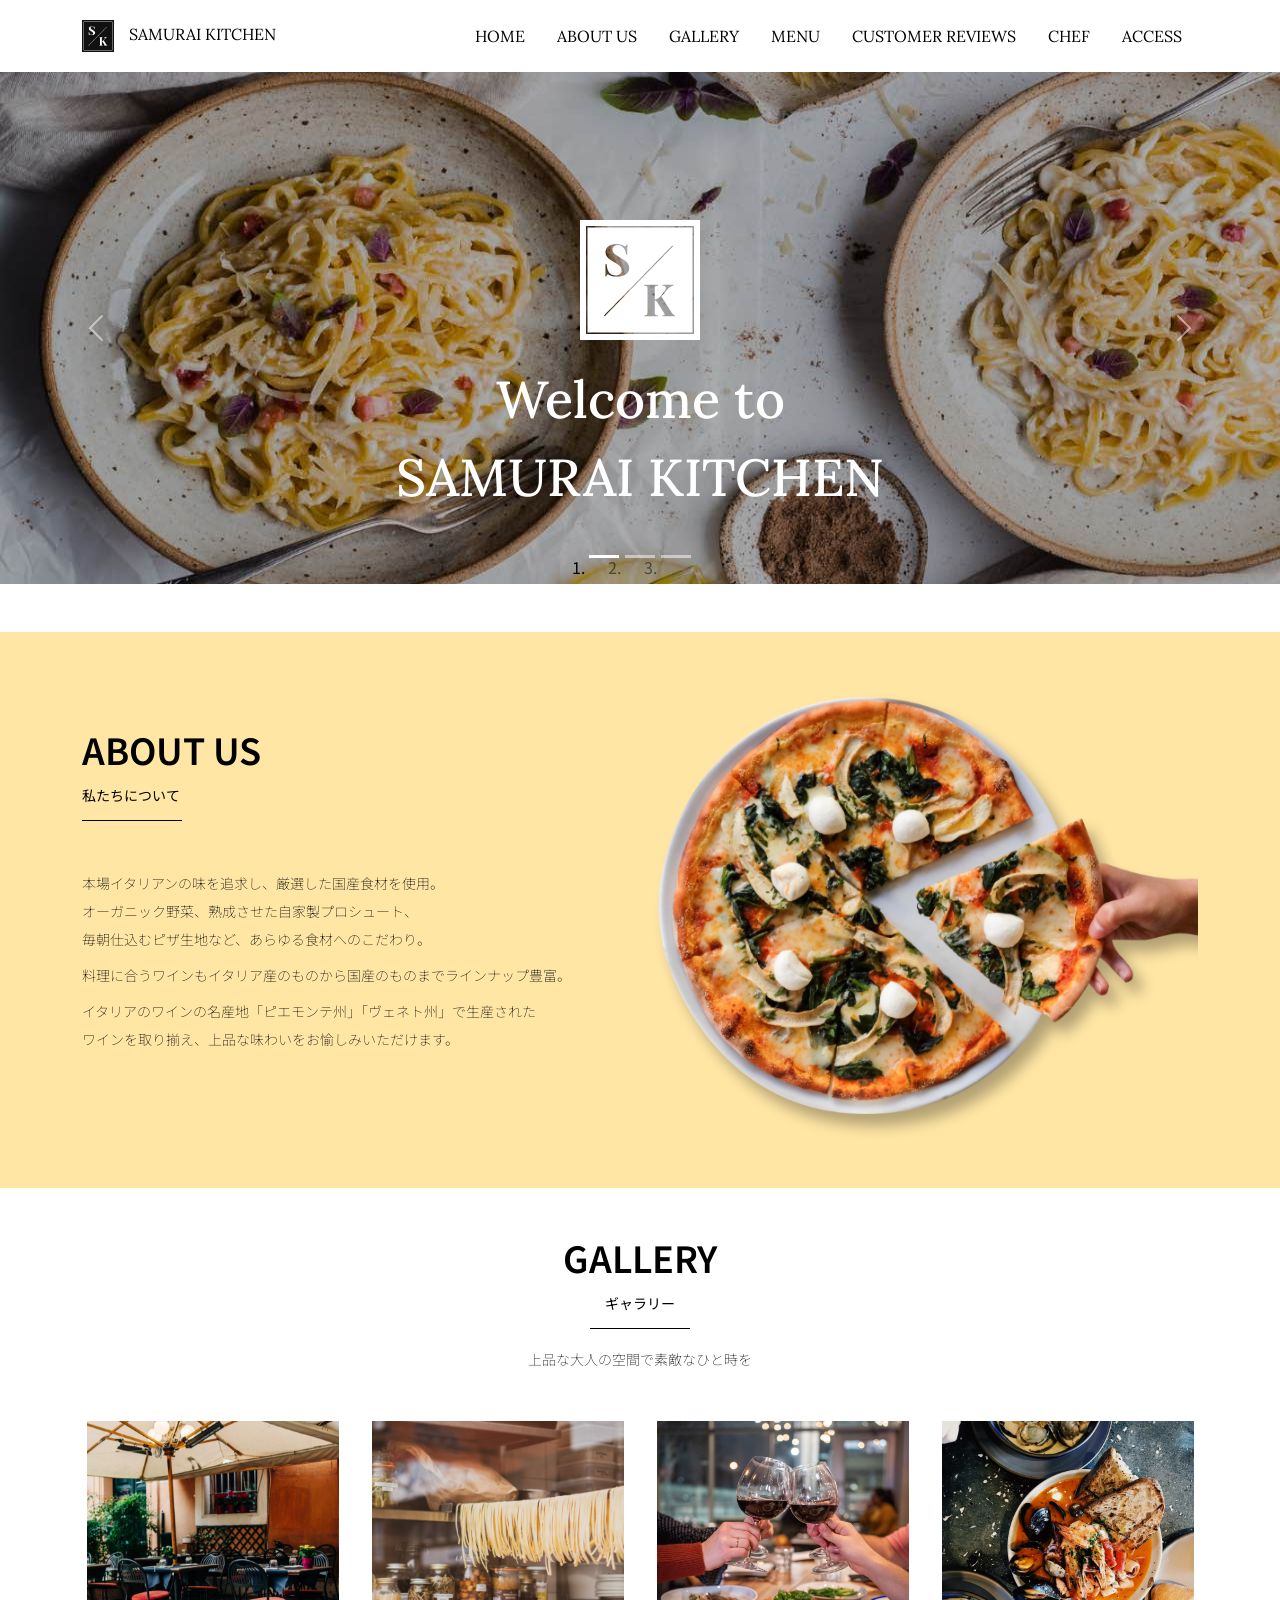
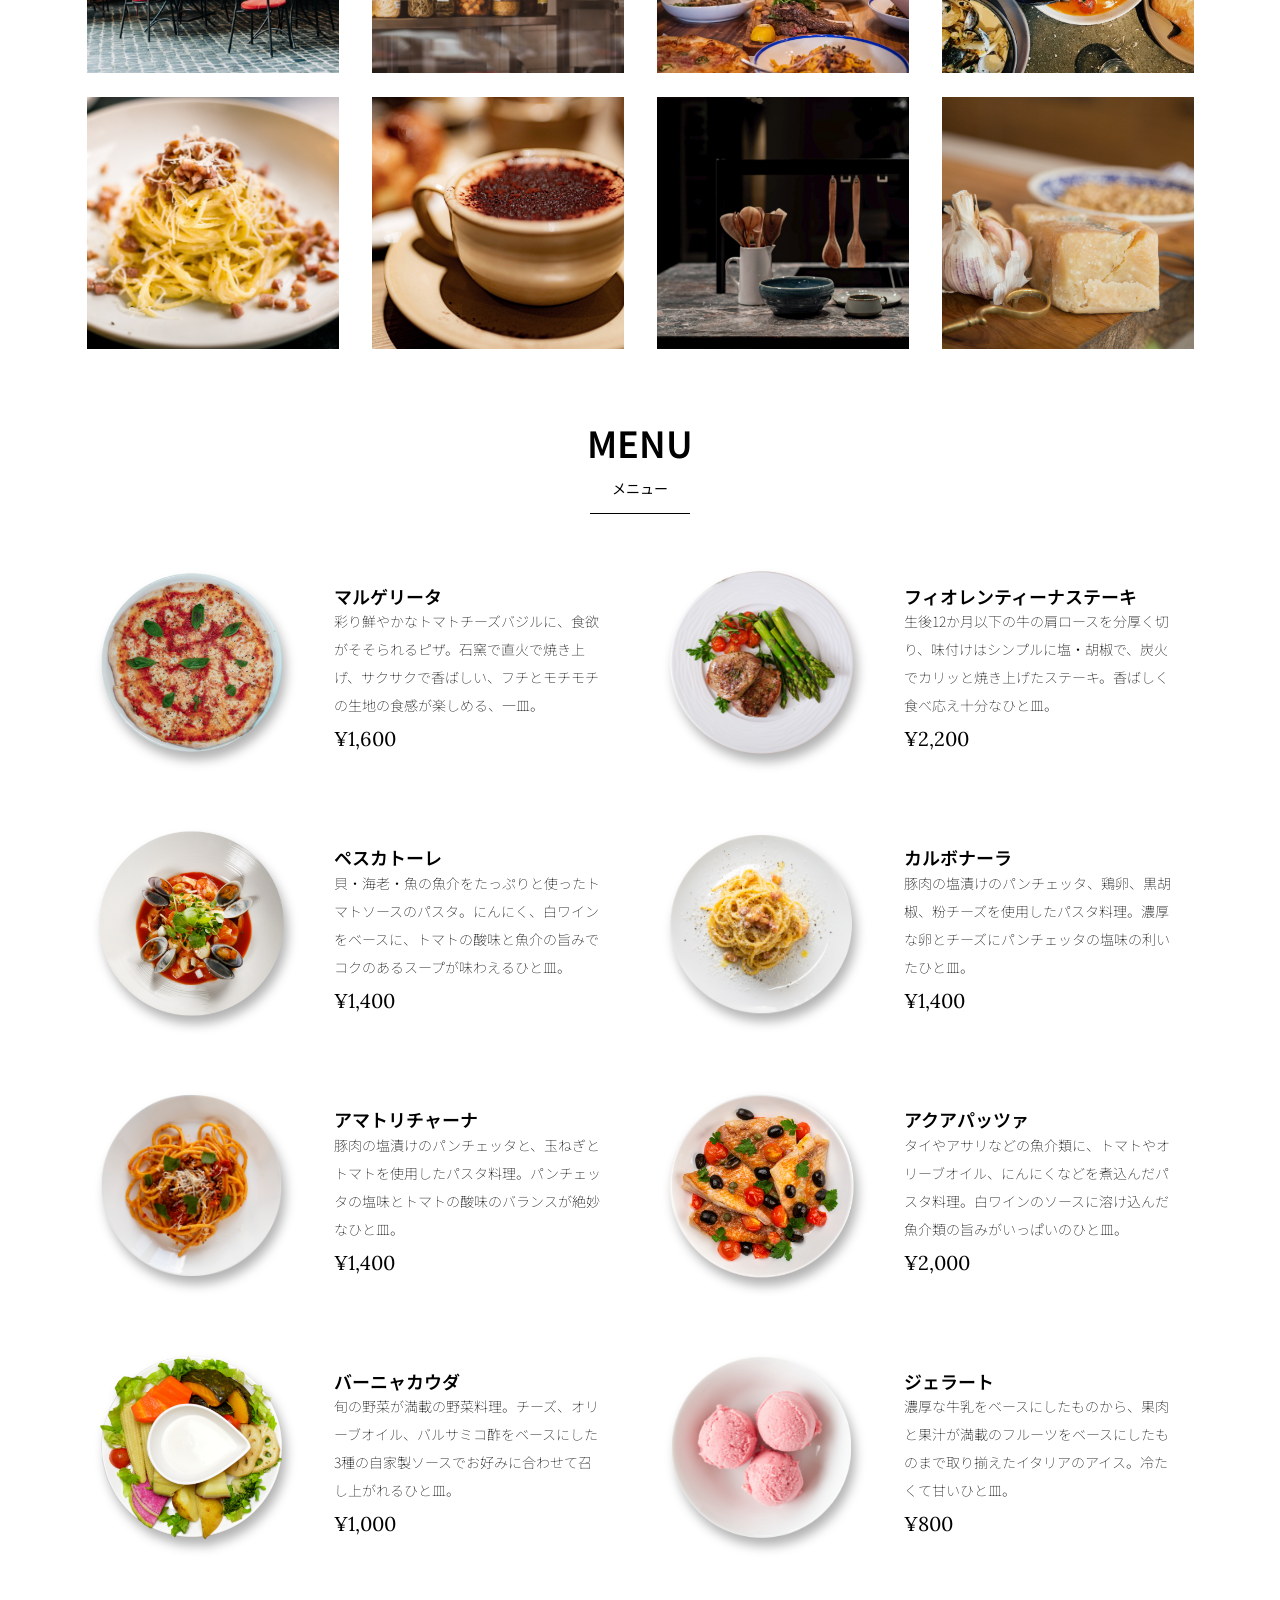
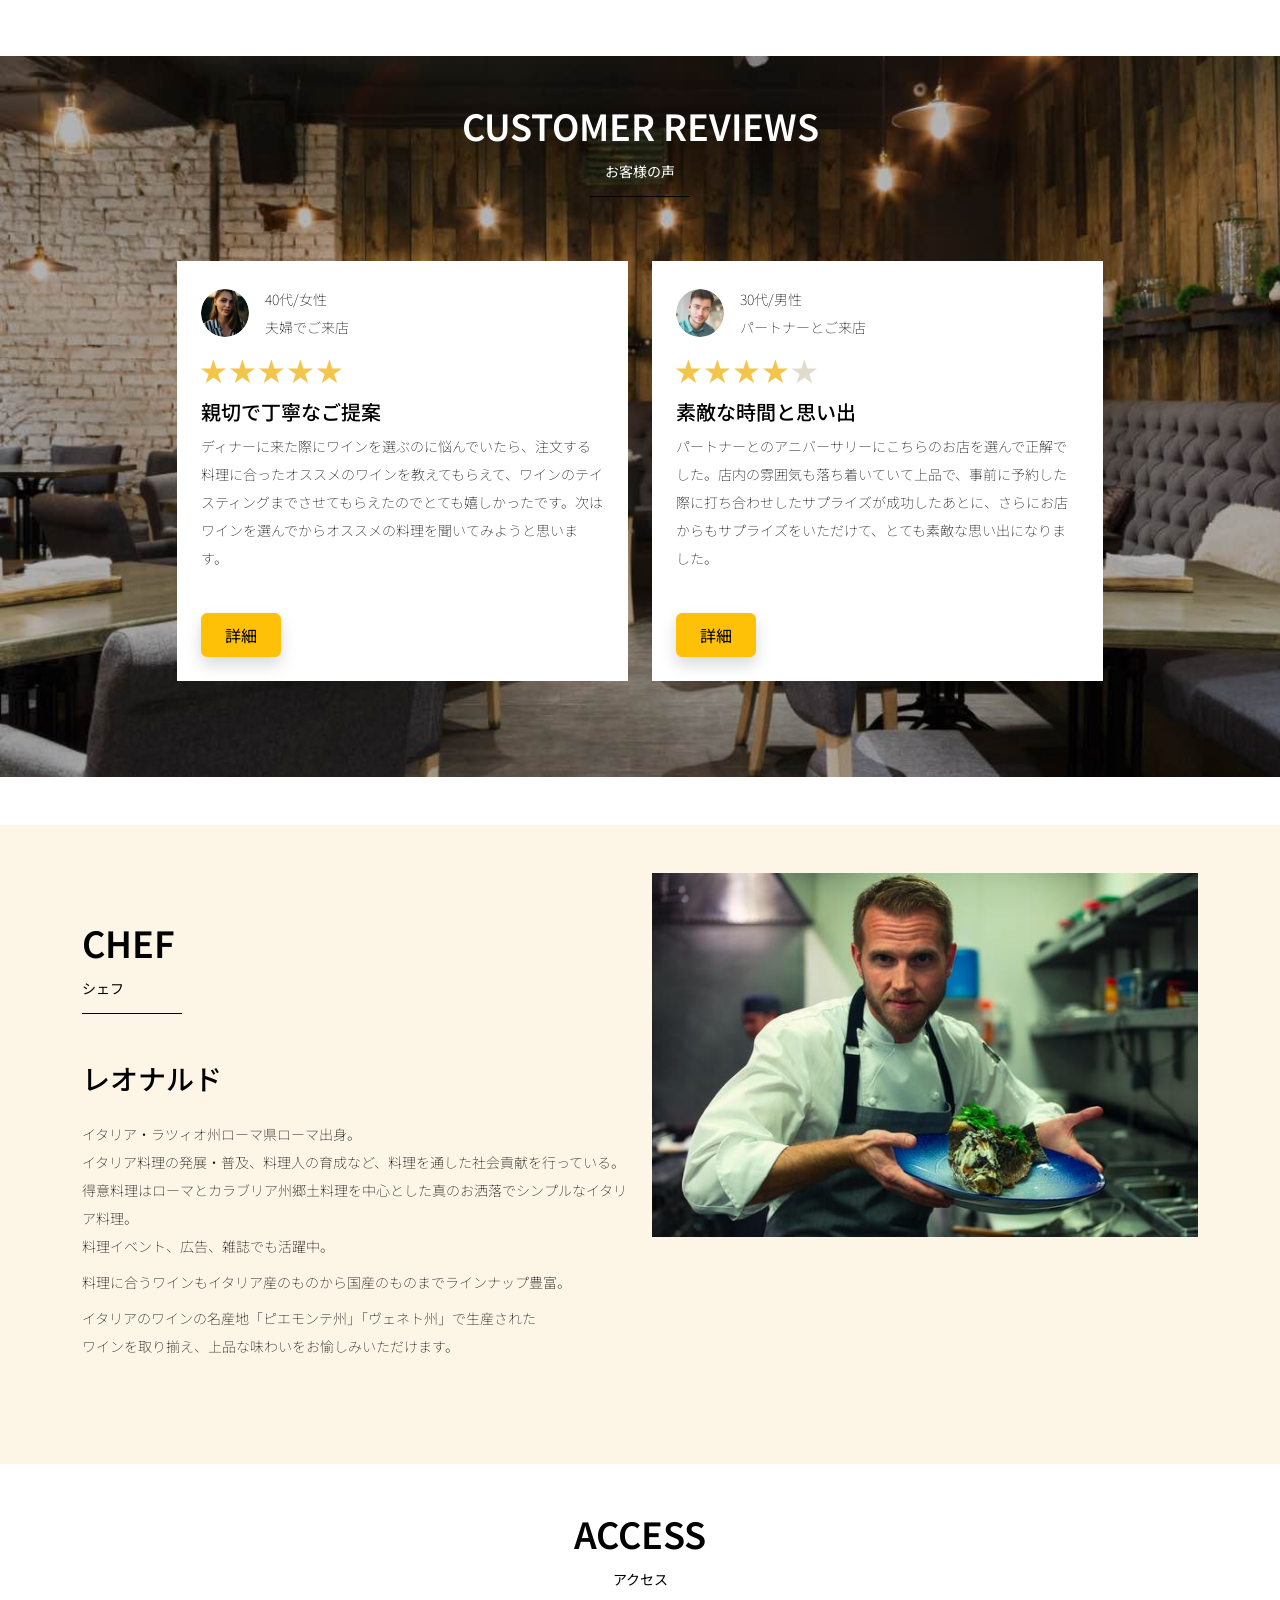
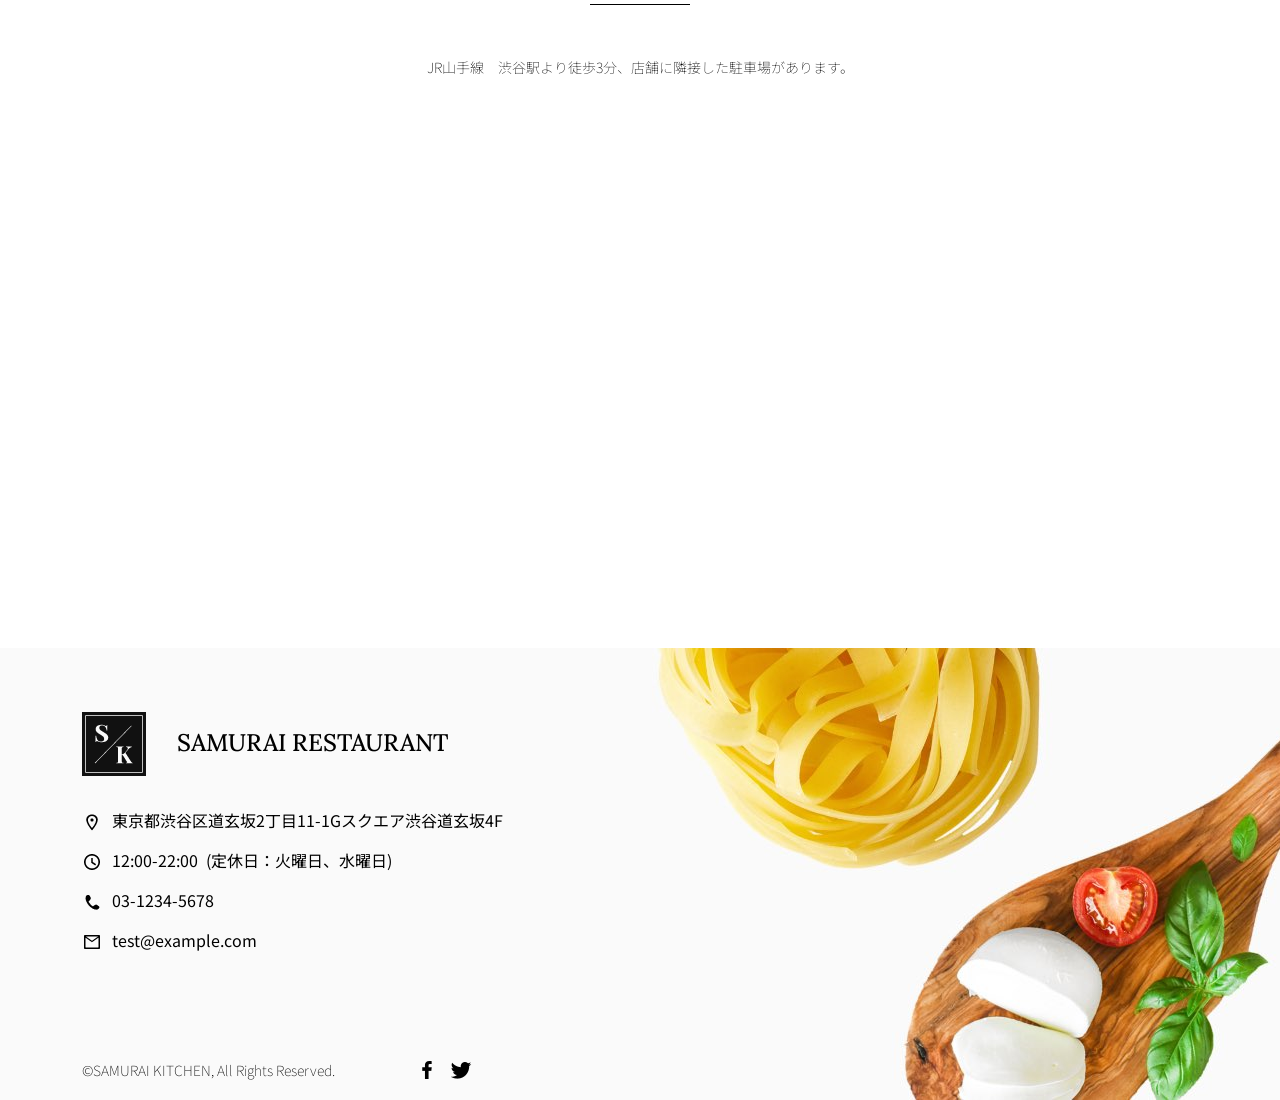
<file: kadai_015/index.html>
<!doctype html>
<html lang="ja">

<head>
  <meta charset="utf-8">
  <meta name="viewport" content="width=device-width, initial-scale=1">
  <meta name="description" content="">
  <meta name="author" content="SAMURAI ENGINEER">
  <title>SAMURAI XD_HTML教材</title>
  <!-- ************************************************ bootstrap.min.cssの読み込み -->
  <link href="https://cdn.jsdelivr.net/npm/bootstrap@5.0.0-beta1/dist/css/bootstrap.min.css" rel="stylesheet"
    integrity="sha384-giJF6kkoqNQ00vy+HMDP7azOuL0xtbfIcaT9wjKHr8RbDVddVHyTfAAsrekwKmP1" crossorigin="anonymous">
  <!-- ************************************************ bootstrap.bundle.min.jsの読み込み -->
  <script src="https://cdn.jsdelivr.net/npm/bootstrap@5.0.0-beta1/dist/js/bootstrap.bundle.min.js"
    integrity="sha384-ygbV9kiqUc6oa4msXn9868pTtWMgiQaeYH7/t7LECLbyPA2x65Kgf80OJFdroafW" crossorigin="anonymous" defer>
  </script>

  <!-- ************************************************ Google Font読み込み -->
  <link rel="preconnect" href="https://fonts.gstatic.com">
  <link href="https://fonts.googleapis.com/css2?family=Lora&display=swap" rel="stylesheet">
  <link href="https://fonts.googleapis.com/css2?family=Noto+Sans+JP:wght@300&display=swap" rel="stylesheet">
  <!-- ************************************************ Font Awesome -->
  <link rel="stylesheet" href="https://use.fontawesome.com/releases/v5.1.0/css/all.css"
    integrity="sha384-lKuwvrZot6UHsBSfcMvOkWwlCMgc0TaWr+30HWe3a4ltaBwTZhyTEggF5tJv8tbt" crossorigin="anonymous">
  <!-- ************************************************今回作成する styles.cssの読み込み -->
  <link href="stylesheet/style.css" rel="stylesheet">
  <!-- ************************************************  -->
</head>

<body>
  <main>
    <!-- ************************************************ ナビゲーションバー開始 -->
    <!-- navbarでナビゲーションバー作成。navbar-expand-lgで画面幅が広いときハンバーガーボタンを非表示。 -->
    <nav class="navbar navbar-expand-lg">
     <div class="container">
       <a class="navbar-brand my_navbar_brand">
         <img class="img-fluid navbar_brand_logo" src="img/site_logo.png" alt="サイトアイコン"><span>SAMURAI KITCHEN</span>
       </a>
       <div class="navbar-toggler hamburger_menu" data-bs-toggle="collapse" data-bs-target="#navbarNav"
         　aria-controls="navbarNav" aria-expanded="false" aria-label="Toggle navigation">
         <input type="checkbox" id="hamburger_btn_check">
         <label for="hamburger_btn_check" class="hamburger_btn">
           <img class="btn_open" src="img/button_open.png" alt="ナビゲーションバーのボタン">
           <img class="btn_close" src="img/button_close.png" alt="ナビゲーションバーのボタン">
         </label>
       </div>
       <div class="collapse navbar-collapse justify-content-end" id="navbarNav">
         <ul class="navbar-nav">
           <li class="nav-item px-2">
             <a class="nav-link my_nav_link my-2" aria-current="page" href="#">HOME</a>
           </li>

           <li class="nav-item px-2">
             <a class="nav-link my_nav_link my-2" href="#about">ABOUT US</a>
           </li>

           <li class="nav-item px-2">
             <a class="nav-link my_nav_link my-2" href="#gallery">GALLERY</a>
           </li>

           <li class="nav-item px-2">
             <a class="nav-link my_nav_link my-2" href="#menu">MENU</a>
           </li>

           <li class="nav-item px-2">
             <a class="nav-link my_nav_link my-2" href="#review">CUSTOMER REVIEWS</a>
           </li>

           <li class="nav-item px-2">
             <a class="nav-link my_nav_link my-2" href="#chef">CHEF</a>
           </li>

           <li class="nav-item px-2">
             <a class="nav-link my_nav_link my-2" href="#access">ACCESS</a>
           </li>
             
         </ul>
       </div>
     </div>
   </nav>
    <!-- ************************************************ ナビゲーションバー終了 -->

    <!-- ************************************************ カルーセル開始 -->
   <!-- idのmyCarouselはインジケーター部分のdata-bs-targetと紐付く必要がある。mb-5で下方向に余白追加。 -->
   <div id="myCarousel" class="carousel slide mb-5" data-bs-ride="carousel">

     <!-- インジケーター部分 -->
     <ol class="carousel-indicators">
       <!-- この箇所と前述のidは紐付いている。data-bs-slide-toの番号がカルーセルの順番。 -->
       <li data-bs-target="#myCarousel" data-bs-slide-to="0" class="active"></li>
       <li data-bs-target="#myCarousel" data-bs-slide-to="1"></li>
       <li data-bs-target="#myCarousel" data-bs-slide-to="2"></li>
     </ol>

     <!-- carousel-inner：カルーセルのキャプションと背景画像の部分。現在は1枚目だけ表示。 -->
     <div class="carousel-inner">
      <!-- ここに全部のカルーセルの画像をいれないといけない。どこになんの要素あるかがわかんないな。 -->
      <!-- カルーセル1枚目 -->
       <div class="carousel-item active">
         <img src="img/slider-1.jpg" alt="SAMURAI KITCHEN-1">
         <div class="carousel-caption">
          
           <h1 class="my_carousel_caption">
             Welcome to<br>
             SAMURAI KITCHEN
           </h1>
         </div>
       </div>
     <!-- カルーセル2枚目 -->
      <div class="carousel-item">
        <img src="img/slider-2.jpg" alt="サンプル画像2">
        <div class="carousel-caption">
          <h1 class="my_carousel_caption">
              The fabulous combination of&nbsp;wine&nbsp;and&nbsp;food
          </h1>
        </div>
      </div>
      <!-- カルーセル３枚目 -->
      <div class="carousel-item">
        <img src="img/slider-3.jpg" alt="サンプル画像3">
        <div class="carousel-caption">
          <h1 class="my_carousel_caption">Get the Italian taste<br>
            at the SAMURAI&nbsp;KITCHEN
          </h1>
        </div>
      </div>
    </div>
     <!-- コントロールボタン 左側 -->
     <a class="carousel-control-prev" href="#myCarousel" role="button" data-bs-slide="prev">
       <span class="carousel-control-prev-icon" aria-hidden="true"></span>
       <span class="visually-hidden">Previous</span>
     </a>
     
     <!-- コントロールボタン 右側 -->
     <a class="carousel-control-next" href="#myCarousel" role="button" data-bs-slide="next">
       <span class="carousel-control-next-icon" aria-hidden="true"></span>
       <span class="visually-hidden">Next</span>
     </a>
   </div>
    <!-- ************************************************ カルーセル終了 -->

    <!-- ************************************************ アバウトセクション開始 -->
<!--idにはaboutを設定 -->
    <section class="about_us_bg" id="about">

     <!--コンテンツの中央揃え。上下方向にパディング（サイズ5）。下方向にマージン（サイズ5）。 -->
     <div class="container py-5 mb-5">

       <!-- rowクラス（行） -->
       <div class="row">

         <!-- 左側カラム（6/12分割） -->
         <div class="col-lg-6 text-left">

           <!-- 上下方向にパディング（サイズ5） -->
           <div class="py-5">

             <!-- 下方向にマージン（サイズ5） -->
             <h2 class="section_title about mb-5">
               ABOUT US
             </h2>
             <!-- 下方向にマージン（サイズ2） -->
             <p class="mb-2">
               本場イタリアンの味を追求し、厳選した国産食材を使用。<br>
               オーガニック野菜、熟成させた自家製プロシュート、<br>
               毎朝仕込むピザ生地など、あらゆる食材へのこだわり。<br>
             </p>

             <!-- 下方向にマージン（サイズ2） -->
             <p class="mb-2">
               料理に合うワインもイタリア産のものから国産のものまでラインナップ豊富。<br>
             </p>

             <!-- 下方向にマージン（サイズ2） -->
             <p class="mb-2">
               イタリアのワインの名産地「ピエモンテ州」「ヴェネト州」で生産された<br>
               ワインを取り揃え、上品な味わいをお愉しみいただけます。<br>
             </p>
           </div>
         </div>

         <!-- 右側カラム（6/12分割） -->
         <div class="col-lg-6">

           <!-- 画像を配置 -->
           <img src="img/img-about-us.png" class="img-fluid" alt="pizza">
         </div>
       </div>
     </div>
    </section>
    <!-- ************************************************ アバウトセクション終了 -->

    <!-- ************************************************ ギャラリーセクション開始 -->
    <section id="gallery">
      <div class="container mb-5">
        <h2 class="mb-3 section_title gallery text-center">GALLERY</h2>
       <p class="text-center mb-5">
         上品な大人の空間で素敵なひと時を
       </p>

       <div class="row">
         <div class="col-6 col-lg-3 mb-4 d-flex justify-content-center">
           <img class="img-fluid" src="img/gallery-1.jpg" alt="サンプル画像">
         </div>

         <div class="col-6 col-lg-3 mb-4 d-flex justify-content-center">
           <img class="img-fluid" src="img/gallery-2.jpg" alt="サンプル画像">
         </div>

         <div class="col-6 col-lg-3 mb-4 d-flex justify-content-center">
           <img class="img-fluid" src="img/gallery-3.jpg" alt="サンプル画像">
         </div>

         <div class="col-6 col-lg-3 mb-4 d-flex justify-content-center">
           <img class="img-fluid" src="img/gallery-4.jpg" alt="サンプル画像">
         </div>

         <div class="col-6 col-lg-3 mb-4 d-flex justify-content-center">
           <img class="img-fluid" src="img/gallery-5.jpg" alt="サンプル画像">
         </div>

         <div class="col-6 col-lg-3 mb-4 d-flex justify-content-center">
           <img class="img-fluid" src="img/gallery-6.jpg" alt="サンプル画像">
         </div>

         <div class="col-6 col-lg-3 mb-4 d-flex justify-content-center">
           <img class="img-fluid" src="img/gallery-7.jpg" alt="サンプル画像">
         </div>

         <div class="col-6 col-lg-3 mb-4 d-flex justify-content-center">
           <img class="img-fluid" src="img/gallery-8.jpg" alt="サンプル画像">
         </div>

       </div>
     </div>

    </section>
    <!-- ************************************************ ギャラリーセクション終了 -->

    <!-- ************************************************ メニューセクション -->
    <section id="menu">
      <div class="container">
        <div class="row">
          <div class="col-lg-12">
            <h2 class="section_title menu text-center mb-5">MENU</h2>
          </div>
        </div>
      </div>

      <div class="container mb-5">
        <div class="row">
          <div class="col-12 col-lg-6">
            <div class="row g-0 mb-4">
              <div class="col-12 col-lg-5 text-center">
                <img src="img/margherita.png" class="img-fluid" alt="マルゲリータ">
              </div>
              <div class="col-12 col-lg-7 p-4">
              <h4 class="mb-0 menu_title">マルゲリータ</h4>
                <p class="my-auto">彩り鮮やかなトマトチーズバジルに、食欲がそそられるピザ。石窯で直火で焼き上げ、サクサクで香ばしい、フチとモチモチの生地の食感が楽しめる、一皿。</p>
                <p class="menu_price">¥1,600</p>
              </div>
            </div>
          </div>

          <div class="col-12 col-lg-6">
            <div class="row g-0 mb-4">
              <div class="col-12 col-lg-5 text-center">
              <img src="img/steak.png" class="img-fluid" alt="フィオレンティーナステーキ">
              </div>
              <div class="col-12 col-lg-7 p-4">
                <h4 class="mb-0 menu_title">フィオレンティーナステーキ</h4>
                <p class="my-auto">生後12か月以下の牛の肩ロースを分厚く切り、味付けはシンプルに塩・胡椒で、炭火でカリッと焼き上げたステーキ。香ばしく食べ応え十分なひと皿。</p>
                <p class="menu_price">¥2,200</p>
              </div>
            </div>
          </div>

          <div class="col-12 col-lg-6">
            <div class="row g-0 mb-4">
              <div class="col-12 col-lg-5 text-center">
                <img src="img/pescatore.png" class="img-fluid" alt="ペスカトーレ">
              </div>
              <div class="col-12 col-lg-7 p-4">
                <h4 class="mb-0 menu_title">ペスカトーレ</h4>
                <p class="my-auto">貝・海老・魚の魚介をたっぷりと使ったトマトソースのパスタ。にんにく、白ワインをベースに、トマトの酸味と魚介の旨みでコクのあるスープが味わえるひと皿。</p>
                <p class="menu_price">¥1,400</p>
              </div>
            </div>
          </div>

          <div class="col-12 col-lg-6">
            <div class="row g-0 mb-4">
              <div class="col-12 col-lg-5 text-center">
                <img src="img/carbonara.png" class="img-fluid" alt="カルボナーラ">
              </div>
              <div class="col-12 col-lg-7 p-4">
                <h4 class="mb-0 menu_title">カルボナーラ</h4>
                <p class="my-auto">豚肉の塩漬けのパンチェッタ、鶏卵、黒胡椒、粉チーズを使用したパスタ料理。濃厚な卵とチーズにパンチェッタの塩味の利いたひと皿。</p>
                <p class="menu_price">¥1,400</p>
              </div>
            </div>
          </div>

          <div class="col-12 col-lg-6">
            <div class="row g-0 mb-4">
              <div class="col-12 col-lg-5 text-center">
                <img src="img/amatriciana.png" class="img-fluid" alt="アマトリチャーナ">
              </div>
              <div class="col-12 col-lg-7 p-4">
                <h4 class="mb-0 menu_title">アマトリチャーナ</h4>
                <p class="my-auto">豚肉の塩漬けのパンチェッタと、玉ねぎとトマトを使用したパスタ料理。パンチェッタの塩味とトマトの酸味のバランスが絶妙なひと皿。</p>
                <p class="menu_price">¥1,400</p>
              </div>
            </div>
          </div>

          <div class="col-12 col-lg-6">
            <div class="row g-0 mb-4">
              <div class="col-12 col-lg-5 text-center">
                <img src="img/acqua-pazza.png" class="img-fluid" alt="アクアパッツァ">
              </div>
              <div class="col-12 col-lg-7 p-4">
                <h4 class="mb-0 menu_title">アクアパッツァ</h4>
                <p class="my-auto">タイやアサリなどの魚介類に、トマトやオリーブオイル、にんにくなどを煮込んだパスタ料理。白ワインのソースに溶け込んだ魚介類の旨みがいっぱいのひと皿。</p>
                <p class="menu_price">¥2,000</p>
              </div>
            </div>
          </div>

          <div class="col-12 col-lg-6">
            <div class="row g-0 mb-4">
              <div class="col-12 col-lg-5 text-center">
                <img src="img/bagna-cauda.png" class="img-fluid" alt="バーニャカウダ">
              </div>
              <div class="col-12 col-lg-7 p-4">
                <h4 class="mb-0 menu_title">バーニャカウダ</h4>
                <p class="my-auto">旬の野菜が満載の野菜料理。チーズ、オリーブオイル、バルサミコ酢をベースにした3種の自家製ソースでお好みに合わせて召し上がれるひと皿。</p>
                <p class="menu_price">¥1,000</p>
              </div>
            </div>
          </div>

          <div class="col-12 col-lg-6">
            <div class="row g-0 mb-4">
              <div class="col-12 col-lg-5 text-center">
                <img src="img/gelato.png" class="img-fluid" alt="ジェラート">
              </div>
              <div class="col-12 col-lg-7 p-4">
                <h4 class="mb-0 menu_title">ジェラート</h4>
                <p class="my-auto">濃厚な牛乳をベースにしたものから、果肉と果汁が満載のフルーツをベースにしたものまで取り揃えたイタリアのアイス。冷たくて甘いひと皿。</p>
                <p class="menu_price">¥800</p>
              </div>
            </div>
          </div>
        </div>
      </div>
    </section>
    <!-- ************************************************ メニューセクション終了 -->

    <!-- ************************************************ レビューセクション開始 -->
     <section id="review">
      <div class="review_wrapper">
        <div class="container py-5 mb-5">
          <div class="text-center mb-5">
            <h2 class="section_title review text-center text-white">CUSTOMER REVIEWS</h2>
          </div>
          <div class="row pb-5 justify-content-center">
            <div class="col-12 col-lg-5 mt-3">
              <div class="bg-white h_420">
                <div class="p-4">
                  <div class="d-flex align-items-center">
                    <img src="img/customer-woman.png" class="reviewer_img" alt="サンプル画像">
                    <div>
                      <p class="my-0">40代/女性</p>
                      <p class="my-0">夫婦でご来店</p>
                    </div>
                  </div>
                  <div class="my-3">
                    <img src="img/star-point.png" class="star_img" alt="star">
                    <img src="img/star-point.png" class="star_img" alt="star">
                    <img src="img/star-point.png" class="star_img" alt="star">
                    <img src="img/star-point.png" class="star_img" alt="star">
                    <img src="img/star-point.png" class="star_img" alt="star">
                  </div>
                  <h5>親切で丁寧なご提案</h5>
                  <p>
                    ディナーに来た際にワインを選ぶのに悩んでいたら、注文する料理に合ったオススメのワインを教えてもらえて、ワインのテイスティングまでさせてもらえたのでとても嬉しかったです。次はワインを選んでからオススメの料理を聞いてみようと思います。
                  </p>
                  <button type="button" class="btn btn-warning shadow fix_bottom">詳細</button>
                </div>
              </div>
            </div>
            <div class="col-12 col-lg-5 mt-3">
              <div class="bg-white h_420">
                <div class="p-4">
                  <div class="d-flex align-items-center">
                    <img src="img/customer-man.png" class="reviewer_img" alt="サンプル画像">
                    <div>
                      <p class="my-0">30代/男性</p>
                      <p class="my-0">パートナーとご来店</p>
                    </div>
                  </div>
                  <div class="my-3">
                    <img src="img/star-point.png" class="star_img" alt="star">
                    <img src="img/star-point.png" class="star_img" alt="star">
                    <img src="img/star-point.png" class="star_img" alt="star">
                    <img src="img/star-point.png" class="star_img" alt="star">
                    <img src="img/star-no-point.png" class="star_img" alt="no-star">
                  </div>
                  <h5>素敵な時間と思い出</h5>
                  <p>
                    パートナーとのアニバーサリーにこちらのお店を選んで正解でした。店内の雰囲気も落ち着いていて上品で、事前に予約した際に打ち合わせしたサプライズが成功したあとに、さらにお店からもサプライズをいただけて、とても素敵な思い出になりました。
                  </p>
                  <button type="button" class="btn btn-warning shadow fix_bottom">詳細</button>
                </div>
              </div>
            </div>
          </div>
        </div>
      </div>
    </section> 
    <!-- ************************************************ レビューセクション終了 -->

    <!-- ************************************************ シェフセクション開始 -->
    <!--idにはchefを設定 -->
    <section class="chef_bg" id="chef">

     <!--コンテンツの中央揃え。上下方向にパディング（サイズ5）。下方向にマージン（サイズ5）。 -->
     <div class="container py-5 mb-5">

       <!-- rowクラス（行） -->
       <div class="row">

         <!-- 左側カラム（6/12分割） -->
         <div class="col-lg-6 text-left">

           <!-- 上下方向にパディング（サイズ5） -->
           <div class="py-5">

             <!-- 下方向にマージン（サイズ5） -->
             <h2 class="section_title chef mb-5">
               CHEF
             </h2>

            <h3 class="my-4">レオナルド</h3>

             <!-- 下方向にマージン（サイズ2） -->
             <p class="mb-2">
               イタリア・ラツィオ州ローマ県ローマ出身。<br>
               イタリア料理の発展・普及、料理人の育成など、料理を通した社会貢献を行っている。<br>
               得意料理はローマとカラブリア州郷土料理を中心とした真のお洒落でシンプルなイタリア料理。<br>
               料理イベント、広告、雑誌でも活躍中。
             </p>

             <!-- 下方向にマージン（サイズ2） -->
             <p class="mb-2">
               料理に合うワインもイタリア産のものから国産のものまでラインナップ豊富。<br>
             </p>

             <!-- 下方向にマージン（サイズ2） -->
             <p class="mb-2">
               イタリアのワインの名産地「ピエモンテ州」「ヴェネト州」で生産された<br>
               ワインを取り揃え、上品な味わいをお愉しみいただけます。<br>
             </p>
           </div>
         </div>

         <!-- 右側カラム（6/12分割） -->
         <div class="col-lg-6">

           <!-- 画像を配置 -->
           <img src="img/chef.jpg" class="img-fluid" alt="シェフの画像">
         </div>
       </div>
     </div>
    </section>

    <!-- ************************************************ シェフセクション終了 -->



    <!-- ************************************************ アクセスセクション開始 -->
    <section id="access">
      <div class="container">

        <div class="row">
          <div class="col-lg-12 text-center mb-5">
            <h2 class="section_title text-center access mb-5">ACCESS</h2>
            <p>JR山手線　渋谷駅より徒歩3分、店舗に隣接した駐車場があります。</p>
          </div>
        </div>
      </div>

      <div class="container mb-5 px-2">
        <iframe
          src="https://www.google.com/maps/embed?pb=!1m18!1m12!1m3!1d12967.114087343349!2d139.687349334065!3d35.657827993593834!2m3!1f0!2f0!3f0!3m2!1i1024!2i768!4f1.1!3m3!1m2!1s0x6018f5209bb80c49%3A0x7abbc1a9d7d575eb!2z5qCq5byP5Lya56S-5L6N!5e0!3m2!1sja!2sjp!4v1623882550231!5m2!1sja!2sjp"
          class="w-100" style="height: 50vh;" loading="lazy"></iframe>
      </div>
    </section>
    <!-- ************************************************ アクセスセクション終了 -->


    <!-- ************************************************ フッター開始 -->
    <footer id="footer">
      <div class="container">
        <div class="row">
          <div class="col-12 col-lg-6 position-relative">
            <div class="row pt-5">
              <div class="col-lg-2 text-center my-3">
                <img class="img-fluid footer_brand_logo" src="img/site_logo.png" alt="サンプル画像">
              </div>
              <div class="col-lg-10 align-self-center my-3">
                <h2 class="m-0 footer_text">SAMURAI RESTAURANT</h2>
              </div>
            </div>

            <div class="restaurant_info py-3">
              <div class="d-flex mb-3">
                <img src="img/icon-Marker.png" alt="marker">
                <p class="p-0 m-0">東京都渋谷区道玄坂2丁目11-1Gスクエア渋谷道玄坂4F</p>
              </div>
              <div class="d-flex mb-3">
                <img src="img/icon-Clock.png" alt="clock">
                <p class="p-0 m-0">12:00-22:00&nbsp;&nbsp;(定休日：火曜日、水曜日)</p>
              </div>
              <div class="d-flex mb-3">
                <img src="img/icon-Phone.png" alt="phone">
                <p class="p-0 m-0">03-1234-5678</p>
              </div>
              <div class="d-flex mb-3">
                <img src="img/icon-Mail.png" alt="mail">
                <p class="p-0 m-0">test@example.com</p>
              </div>
            </div>

            <div class="copy_right align-items-center">
              <p>
                ©SAMURAI KITCHEN, All Rights Reserved.
              </p>
              <img src="img/icon-facebook.png" class="sns_img" alt="facebook">
              <img src="img/icon-twitter.png" class="sns_img" alt="twitter">
            </div>
          </div>

          <div class="col-12 col-lg-6 d-none d-lg-block">
            <img src="img/background-footer.jpg" alt="背景画像">
          </div>
        </div>
      </div>
    </footer>
    <!-- ************************************************ フッター終了 -->
  </main>
</body>

</html>
</file>
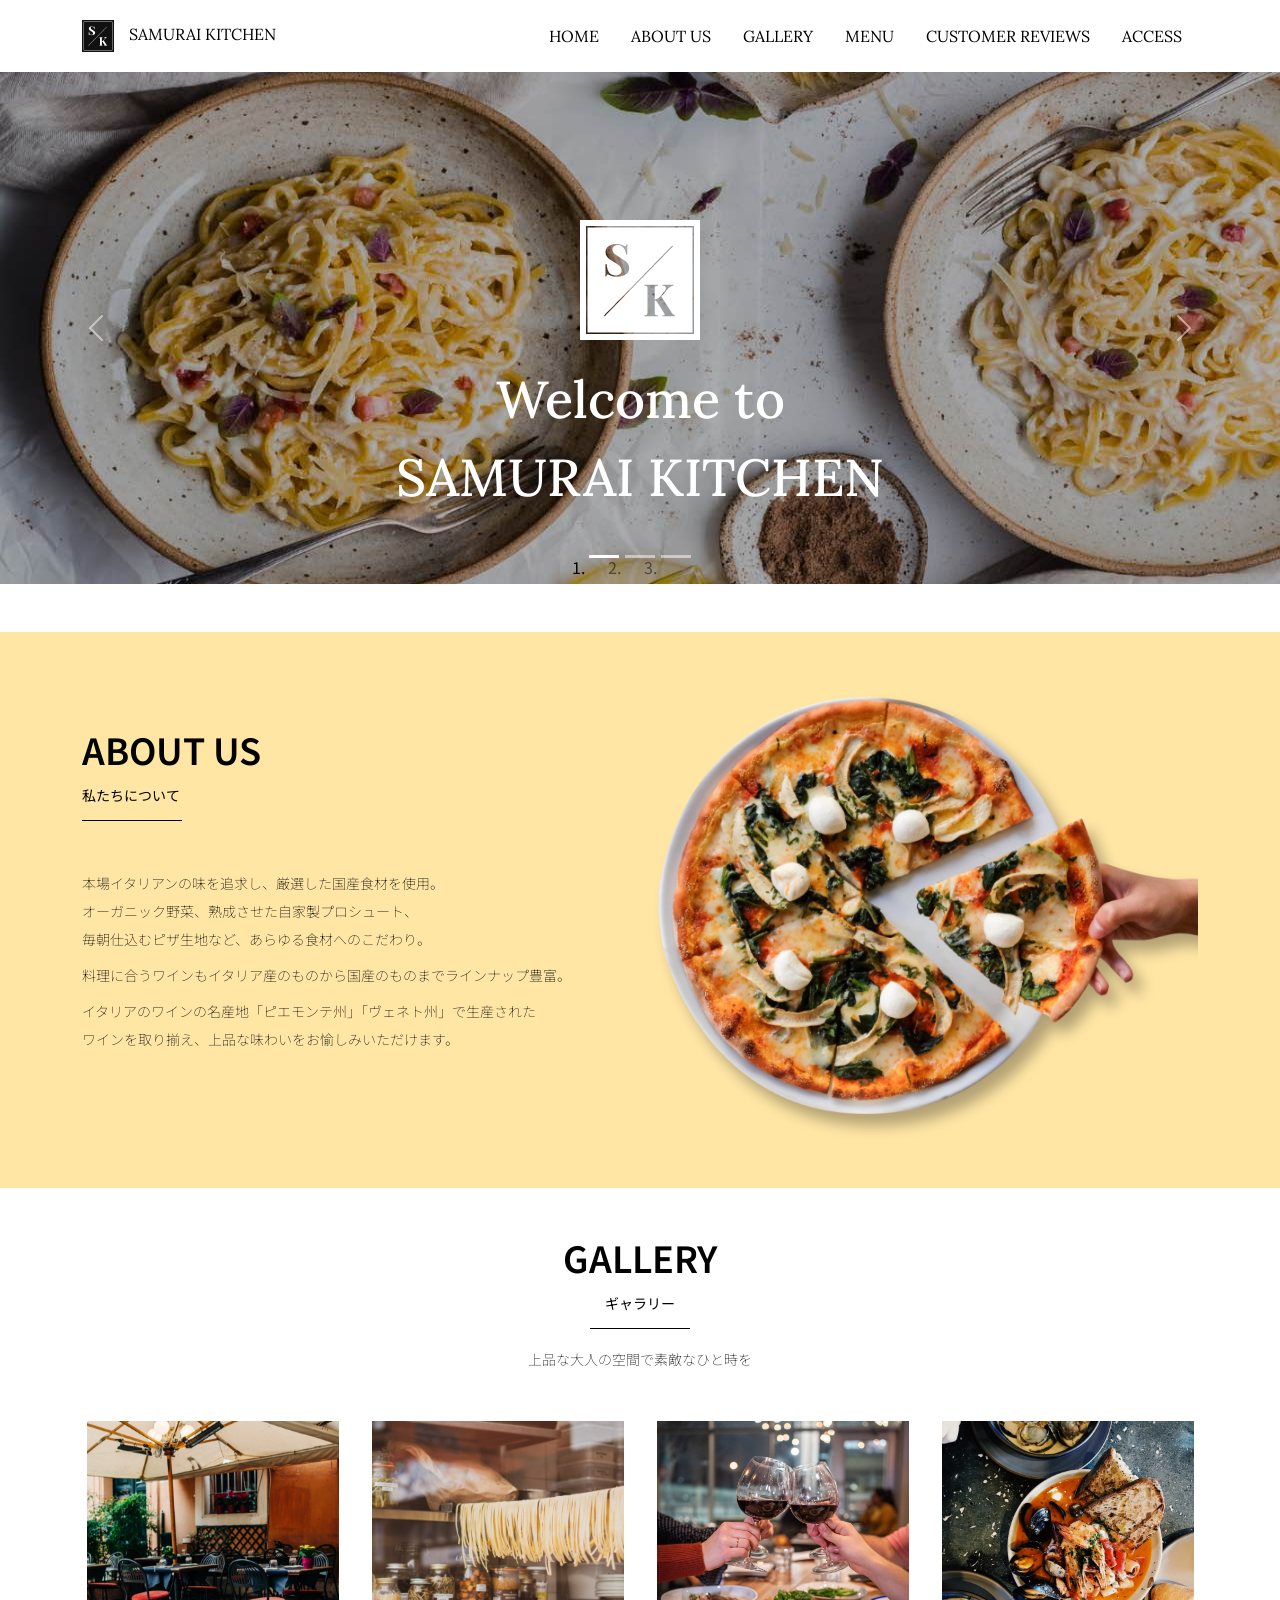
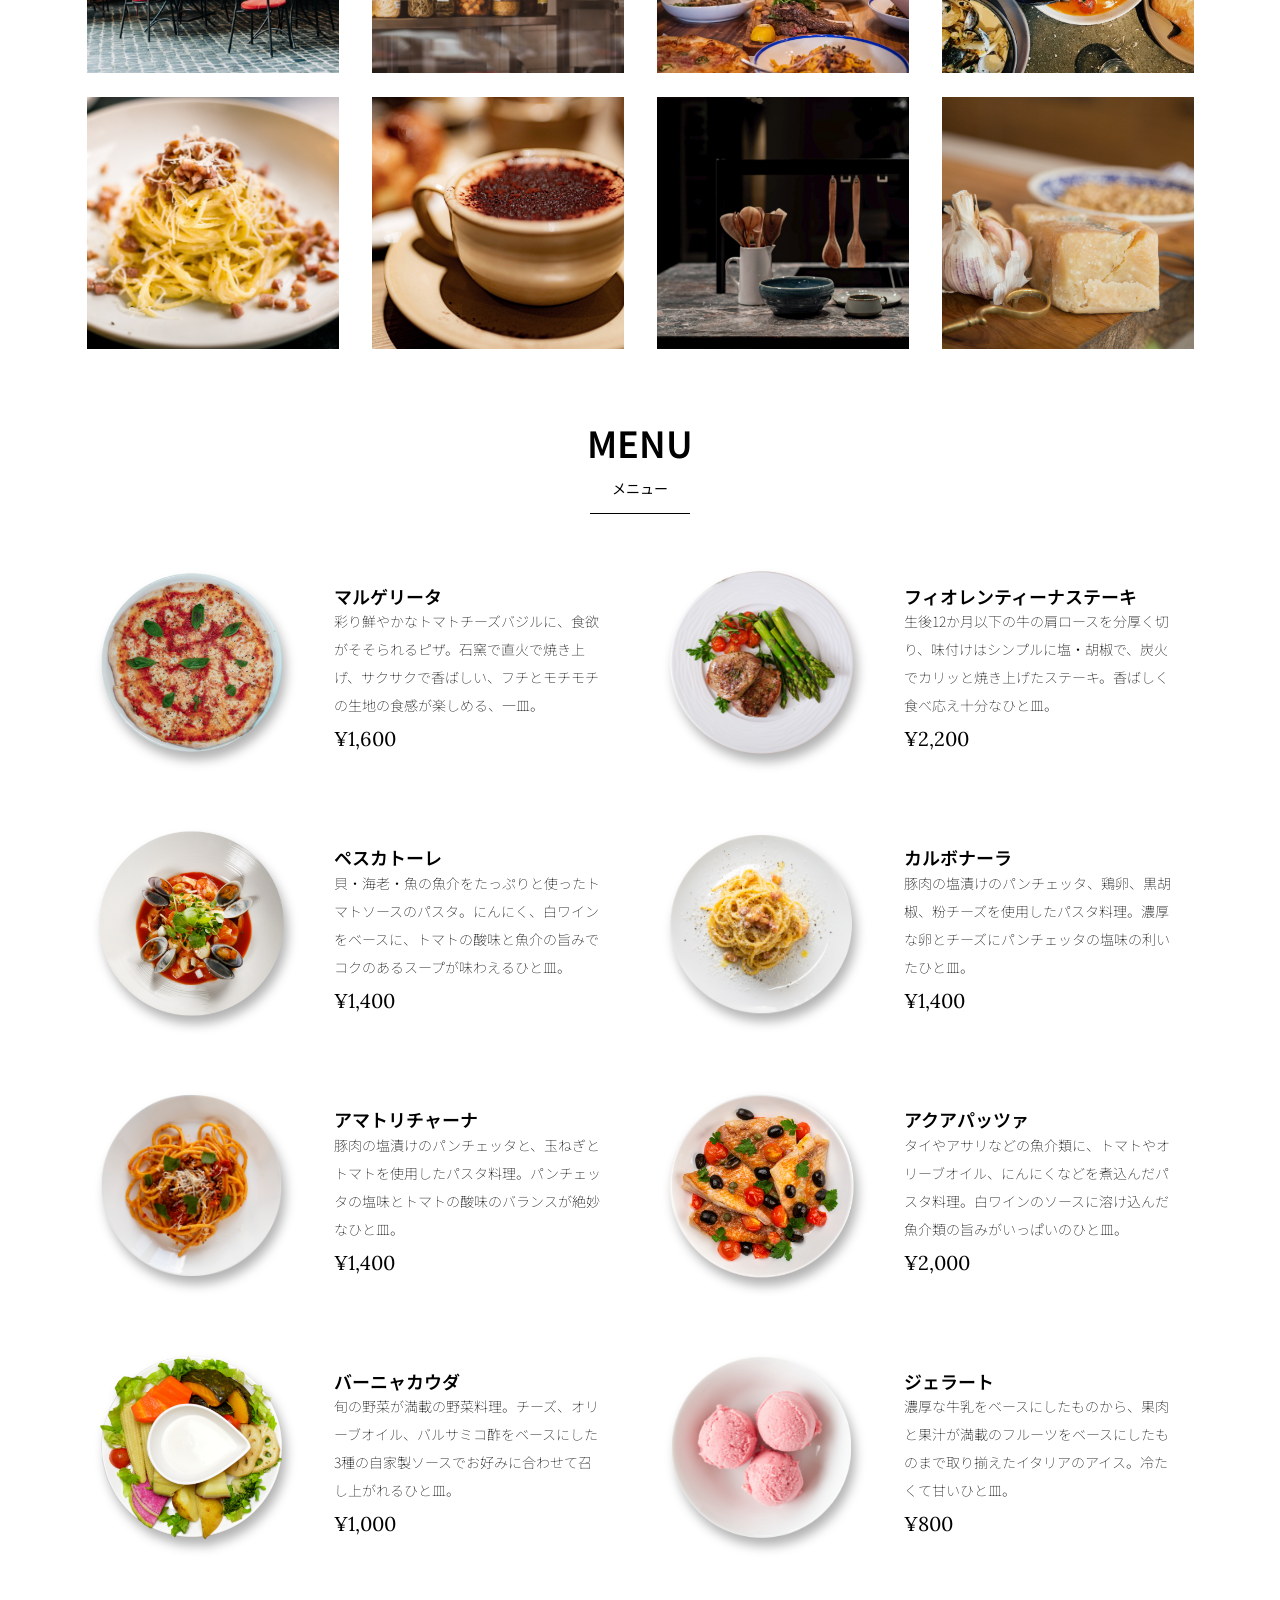
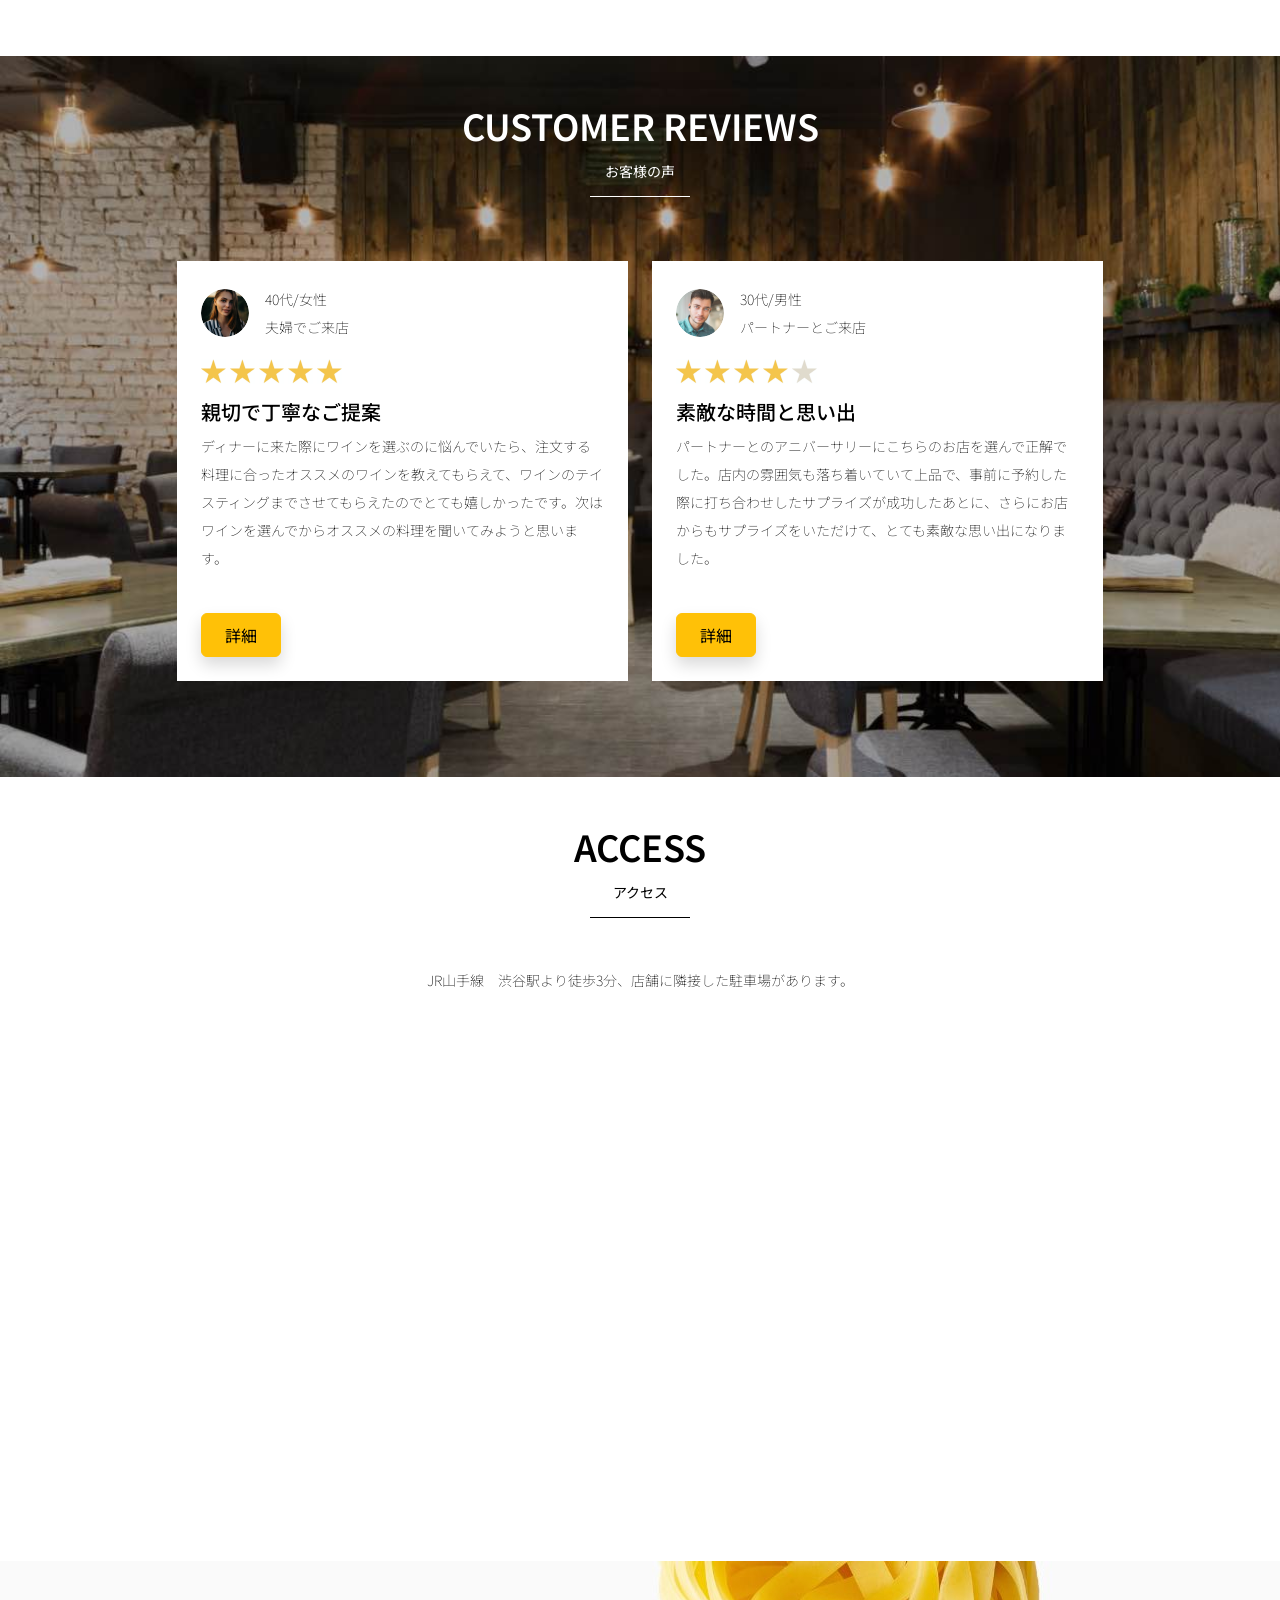
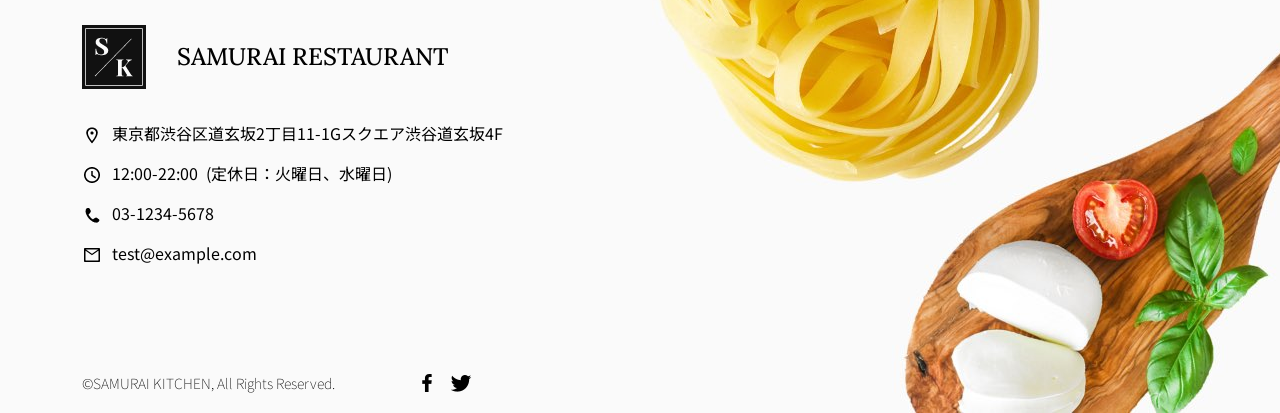
<file: kadai_tutorial_output/index.html>
<!doctype html>
<html lang="ja">

<head>
  <meta charset="utf-8">
  <meta name="viewport" content="width=device-width, initial-scale=1">
  <meta name="description" content="">
  <meta name="author" content="SAMURAI ENGINEER">
  <title>SAMURAI XD_HTML教材</title>
  <!-- ************************************************ bootstrap.min.cssの読み込み -->
  <link href="https://cdn.jsdelivr.net/npm/bootstrap@5.0.0-beta1/dist/css/bootstrap.min.css" rel="stylesheet"
    integrity="sha384-giJF6kkoqNQ00vy+HMDP7azOuL0xtbfIcaT9wjKHr8RbDVddVHyTfAAsrekwKmP1" crossorigin="anonymous">
  <!-- ************************************************ bootstrap.bundle.min.jsの読み込み -->
  <script src="https://cdn.jsdelivr.net/npm/bootstrap@5.0.0-beta1/dist/js/bootstrap.bundle.min.js"
    integrity="sha384-ygbV9kiqUc6oa4msXn9868pTtWMgiQaeYH7/t7LECLbyPA2x65Kgf80OJFdroafW" crossorigin="anonymous" defer>
  </script>

  <!-- ************************************************ Google Font読み込み -->
  <link rel="preconnect" href="https://fonts.gstatic.com">
  <link href="https://fonts.googleapis.com/css2?family=Lora&display=swap" rel="stylesheet">
  <link href="https://fonts.googleapis.com/css2?family=Noto+Sans+JP:wght@300&display=swap" rel="stylesheet">
  <!-- ************************************************ Font Awesome -->
  <link rel="stylesheet" href="https://use.fontawesome.com/releases/v5.1.0/css/all.css"
    integrity="sha384-lKuwvrZot6UHsBSfcMvOkWwlCMgc0TaWr+30HWe3a4ltaBwTZhyTEggF5tJv8tbt" crossorigin="anonymous">
  <!-- ************************************************今回作成する styles.cssの読み込み -->
  <link href="stylesheet/style.css" rel="stylesheet">
  <!-- ************************************************  -->
</head>

<body>
  <main>
    <!-- ************************************************ ナビゲーションバー開始 -->
    <!-- navbarでナビゲーションバー作成。navbar-expand-lgで画面幅が広いときハンバーガーボタンを非表示。 -->
    <nav class="navbar navbar-expand-lg">
     <div class="container">
       <a class="navbar-brand my_navbar_brand">
         <img class="img-fluid navbar_brand_logo" src="img/site_logo.png" alt="サイトアイコン"><span>SAMURAI KITCHEN</span>
       </a>
       <div class="navbar-toggler hamburger_menu" data-bs-toggle="collapse" data-bs-target="#navbarNav"
         　aria-controls="navbarNav" aria-expanded="false" aria-label="Toggle navigation">
         <input type="checkbox" id="hamburger_btn_check">
         <label for="hamburger_btn_check" class="hamburger_btn">
           <img class="btn_open" src="img/button_open.png" alt="ナビゲーションバーのボタン">
           <img class="btn_close" src="img/button_close.png" alt="ナビゲーションバーのボタン">
         </label>
       </div>
       <div class="collapse navbar-collapse justify-content-end" id="navbarNav">
         <ul class="navbar-nav">
           <li class="nav-item px-2">
             <a class="nav-link my_nav_link my-2" aria-current="page" href="#">HOME</a>
           </li>

           <li class="nav-item px-2">
             <a class="nav-link my_nav_link my-2" href="#about">ABOUT US</a>
           </li>

           <li class="nav-item px-2">
             <a class="nav-link my_nav_link my-2" href="#gallery">GALLERY</a>
           </li>

           <li class="nav-item px-2">
             <a class="nav-link my_nav_link my-2" href="#menu">MENU</a>
           </li>

           <li class="nav-item px-2">
             <a class="nav-link my_nav_link my-2" href="#review">CUSTOMER REVIEWS</a>
           </li>

           <li class="nav-item px-2">
             <a class="nav-link my_nav_link my-2" href="#access">ACCESS</a>
           </li>
             
         </ul>
       </div>
     </div>
   </nav>
    <!-- ************************************************ ナビゲーションバー終了 -->

    <!-- ************************************************ カルーセル開始 -->
   <!-- idのmyCarouselはインジケーター部分のdata-bs-targetと紐付く必要がある。mb-5で下方向に余白追加。 -->
   <div id="myCarousel" class="carousel slide mb-5" data-bs-ride="carousel">

     <!-- インジケーター部分 -->
     <ol class="carousel-indicators">
       <!-- この箇所と前述のidは紐付いている。data-bs-slide-toの番号がカルーセルの順番。 -->
       <li data-bs-target="#myCarousel" data-bs-slide-to="0" class="active"></li>
       <li data-bs-target="#myCarousel" data-bs-slide-to="1"></li>
       <li data-bs-target="#myCarousel" data-bs-slide-to="2"></li>
     </ol>

     <!-- carousel-inner：カルーセルのキャプションと背景画像の部分。現在は1枚目だけ表示。 -->
     <div class="carousel-inner">
      <!-- ここに全部のカルーセルの画像をいれないといけない。どこになんの要素あるかがわかんないな。 -->
      <!-- カルーセル1枚目 -->
       <div class="carousel-item active">
         <img src="img/slider-1.jpg" alt="SAMURAI KITCHEN-1">
         <div class="carousel-caption">
          
           <h1 class="my_carousel_caption">
             Welcome to<br>
             SAMURAI KITCHEN
           </h1>
         </div>
       </div>
     <!-- カルーセル2枚目 -->
      <div class="carousel-item">
        <img src="img/slider-2.jpg" alt="サンプル画像2">
        <div class="carousel-caption">
          <h1 class="my_carousel_caption">
              The fabulous combination of&nbsp;wine&nbsp;and&nbsp;food
          </h1>
        </div>
      </div>
      <!-- カルーセル３枚目 -->
      <div class="carousel-item">
        <img src="img/slider-3.jpg" alt="サンプル画像3">
        <div class="carousel-caption">
          <h1 class="my_carousel_caption">Get the Italian taste<br>
            at the SAMURAI&nbsp;KITCHEN
          </h1>
        </div>
      </div>
    </div>
     <!-- コントロールボタン 左側 -->
     <a class="carousel-control-prev" href="#myCarousel" role="button" data-bs-slide="prev">
       <span class="carousel-control-prev-icon" aria-hidden="true"></span>
       <span class="visually-hidden">Previous</span>
     </a>
     
     <!-- コントロールボタン 右側 -->
     <a class="carousel-control-next" href="#myCarousel" role="button" data-bs-slide="next">
       <span class="carousel-control-next-icon" aria-hidden="true"></span>
       <span class="visually-hidden">Next</span>
     </a>
   </div>
    <!-- ************************************************ カルーセル終了 -->

    <!-- ************************************************ アバウトセクション開始 -->
<!--idにはaboutを設定 -->
    <section class="about_us_bg" id="about">

     <!--コンテンツの中央揃え。上下方向にパディング（サイズ5）。下方向にマージン（サイズ5）。 -->
     <div class="container py-5 mb-5">

       <!-- rowクラス（行） -->
       <div class="row">

         <!-- 左側カラム（6/12分割） -->
         <div class="col-lg-6 text-left">

           <!-- 上下方向にパディング（サイズ5） -->
           <div class="py-5">

             <!-- 下方向にマージン（サイズ5） -->
             <h2 class="section_title about mb-5">
               ABOUT US
             </h2>
             <!-- 下方向にマージン（サイズ2） -->
             <p class="mb-2">
               本場イタリアンの味を追求し、厳選した国産食材を使用。<br>
               オーガニック野菜、熟成させた自家製プロシュート、<br>
               毎朝仕込むピザ生地など、あらゆる食材へのこだわり。<br>
             </p>

             <!-- 下方向にマージン（サイズ2） -->
             <p class="mb-2">
               料理に合うワインもイタリア産のものから国産のものまでラインナップ豊富。<br>
             </p>

             <!-- 下方向にマージン（サイズ2） -->
             <p class="mb-2">
               イタリアのワインの名産地「ピエモンテ州」「ヴェネト州」で生産された<br>
               ワインを取り揃え、上品な味わいをお愉しみいただけます。<br>
             </p>
           </div>
         </div>

         <!-- 右側カラム（6/12分割） -->
         <div class="col-lg-6">

           <!-- 画像を配置 -->
           <img src="img/img-about-us.png" class="img-fluid" alt="pizza">
         </div>
       </div>
     </div>
    </section>
    <!-- ************************************************ アバウトセクション終了 -->

    <!-- ************************************************ ギャラリーセクション開始 -->
    <section id="gallery">
      <div class="container mb-5">
        <h2 class="mb-3 section_title gallery text-center">GALLERY</h2>
       <p class="text-center mb-5">
         上品な大人の空間で素敵なひと時を
       </p>

       <div class="row">
         <div class="col-6 col-lg-3 mb-4 d-flex justify-content-center">
           <img class="img-fluid" src="img/gallery-1.jpg" alt="サンプル画像">
         </div>

         <div class="col-6 col-lg-3 mb-4 d-flex justify-content-center">
           <img class="img-fluid" src="img/gallery-2.jpg" alt="サンプル画像">
         </div>

         <div class="col-6 col-lg-3 mb-4 d-flex justify-content-center">
           <img class="img-fluid" src="img/gallery-3.jpg" alt="サンプル画像">
         </div>

         <div class="col-6 col-lg-3 mb-4 d-flex justify-content-center">
           <img class="img-fluid" src="img/gallery-4.jpg" alt="サンプル画像">
         </div>

         <div class="col-6 col-lg-3 mb-4 d-flex justify-content-center">
           <img class="img-fluid" src="img/gallery-5.jpg" alt="サンプル画像">
         </div>

         <div class="col-6 col-lg-3 mb-4 d-flex justify-content-center">
           <img class="img-fluid" src="img/gallery-6.jpg" alt="サンプル画像">
         </div>

         <div class="col-6 col-lg-3 mb-4 d-flex justify-content-center">
           <img class="img-fluid" src="img/gallery-7.jpg" alt="サンプル画像">
         </div>

         <div class="col-6 col-lg-3 mb-4 d-flex justify-content-center">
           <img class="img-fluid" src="img/gallery-8.jpg" alt="サンプル画像">
         </div>

       </div>
     </div>

    </section>
    <!-- ************************************************ ギャラリーセクション終了 -->

    <!-- ************************************************ メニューセクション -->
    <section id="menu">
      <div class="container">
        <div class="row">
          <div class="col-lg-12">
            <h2 class="section_title menu text-center mb-5">MENU</h2>
          </div>
        </div>
      </div>

      <div class="container mb-5">
        <div class="row">
          <div class="col-12 col-lg-6">
            <div class="row g-0 mb-4">
              <div class="col-12 col-lg-5 text-center">
                <img src="img/margherita.png" class="img-fluid" alt="マルゲリータ">
              </div>
              <div class="col-12 col-lg-7 p-4">
              <h4 class="mb-0 menu_title">マルゲリータ</h4>
                <p class="my-auto">彩り鮮やかなトマトチーズバジルに、食欲がそそられるピザ。石窯で直火で焼き上げ、サクサクで香ばしい、フチとモチモチの生地の食感が楽しめる、一皿。</p>
                <p class="menu_price">¥1,600</p>
              </div>
            </div>
          </div>

          <div class="col-12 col-lg-6">
            <div class="row g-0 mb-4">
              <div class="col-12 col-lg-5 text-center">
              <img src="img/steak.png" class="img-fluid" alt="フィオレンティーナステーキ">
              </div>
              <div class="col-12 col-lg-7 p-4">
                <h4 class="mb-0 menu_title">フィオレンティーナステーキ</h4>
                <p class="my-auto">生後12か月以下の牛の肩ロースを分厚く切り、味付けはシンプルに塩・胡椒で、炭火でカリッと焼き上げたステーキ。香ばしく食べ応え十分なひと皿。</p>
                <p class="menu_price">¥2,200</p>
              </div>
            </div>
          </div>

          <div class="col-12 col-lg-6">
            <div class="row g-0 mb-4">
              <div class="col-12 col-lg-5 text-center">
                <img src="img/pescatore.png" class="img-fluid" alt="ペスカトーレ">
              </div>
              <div class="col-12 col-lg-7 p-4">
                <h4 class="mb-0 menu_title">ペスカトーレ</h4>
                <p class="my-auto">貝・海老・魚の魚介をたっぷりと使ったトマトソースのパスタ。にんにく、白ワインをベースに、トマトの酸味と魚介の旨みでコクのあるスープが味わえるひと皿。</p>
                <p class="menu_price">¥1,400</p>
              </div>
            </div>
          </div>

          <div class="col-12 col-lg-6">
            <div class="row g-0 mb-4">
              <div class="col-12 col-lg-5 text-center">
                <img src="img/carbonara.png" class="img-fluid" alt="カルボナーラ">
              </div>
              <div class="col-12 col-lg-7 p-4">
                <h4 class="mb-0 menu_title">カルボナーラ</h4>
                <p class="my-auto">豚肉の塩漬けのパンチェッタ、鶏卵、黒胡椒、粉チーズを使用したパスタ料理。濃厚な卵とチーズにパンチェッタの塩味の利いたひと皿。</p>
                <p class="menu_price">¥1,400</p>
              </div>
            </div>
          </div>

          <div class="col-12 col-lg-6">
            <div class="row g-0 mb-4">
              <div class="col-12 col-lg-5 text-center">
                <img src="img/amatriciana.png" class="img-fluid" alt="アマトリチャーナ">
              </div>
              <div class="col-12 col-lg-7 p-4">
                <h4 class="mb-0 menu_title">アマトリチャーナ</h4>
                <p class="my-auto">豚肉の塩漬けのパンチェッタと、玉ねぎとトマトを使用したパスタ料理。パンチェッタの塩味とトマトの酸味のバランスが絶妙なひと皿。</p>
                <p class="menu_price">¥1,400</p>
              </div>
            </div>
          </div>

          <div class="col-12 col-lg-6">
            <div class="row g-0 mb-4">
              <div class="col-12 col-lg-5 text-center">
                <img src="img/acqua-pazza.png" class="img-fluid" alt="アクアパッツァ">
              </div>
              <div class="col-12 col-lg-7 p-4">
                <h4 class="mb-0 menu_title">アクアパッツァ</h4>
                <p class="my-auto">タイやアサリなどの魚介類に、トマトやオリーブオイル、にんにくなどを煮込んだパスタ料理。白ワインのソースに溶け込んだ魚介類の旨みがいっぱいのひと皿。</p>
                <p class="menu_price">¥2,000</p>
              </div>
            </div>
          </div>

          <div class="col-12 col-lg-6">
            <div class="row g-0 mb-4">
              <div class="col-12 col-lg-5 text-center">
                <img src="img/bagna-cauda.png" class="img-fluid" alt="バーニャカウダ">
              </div>
              <div class="col-12 col-lg-7 p-4">
                <h4 class="mb-0 menu_title">バーニャカウダ</h4>
                <p class="my-auto">旬の野菜が満載の野菜料理。チーズ、オリーブオイル、バルサミコ酢をベースにした3種の自家製ソースでお好みに合わせて召し上がれるひと皿。</p>
                <p class="menu_price">¥1,000</p>
              </div>
            </div>
          </div>

          <div class="col-12 col-lg-6">
            <div class="row g-0 mb-4">
              <div class="col-12 col-lg-5 text-center">
                <img src="img/gelato.png" class="img-fluid" alt="ジェラート">
              </div>
              <div class="col-12 col-lg-7 p-4">
                <h4 class="mb-0 menu_title">ジェラート</h4>
                <p class="my-auto">濃厚な牛乳をベースにしたものから、果肉と果汁が満載のフルーツをベースにしたものまで取り揃えたイタリアのアイス。冷たくて甘いひと皿。</p>
                <p class="menu_price">¥800</p>
              </div>
            </div>
          </div>
        </div>
      </div>
    </section>
    <!-- ************************************************ メニューセクション終了 -->

    <!-- ************************************************ レビューセクション開始 -->
     <section id="review">
      <div class="review_wrapper">
        <div class="container py-5 mb-5">
          <div class="text-center mb-5">
            <h2 class="section_title review text-center text-white">CUSTOMER REVIEWS</h2>
          </div>
          <div class="row pb-5 justify-content-center">
            <div class="col-12 col-lg-5 mt-3">
              <div class="bg-white h_420">
                <div class="p-4">
                  <div class="d-flex align-items-center">
                    <img src="img/customer-woman.png" class="reviewer_img" alt="サンプル画像">
                    <div>
                      <p class="my-0">40代/女性</p>
                      <p class="my-0">夫婦でご来店</p>
                    </div>
                  </div>
                  <div class="my-3">
                    <img src="img/star-point.png" class="star_img" alt="star">
                    <img src="img/star-point.png" class="star_img" alt="star">
                    <img src="img/star-point.png" class="star_img" alt="star">
                    <img src="img/star-point.png" class="star_img" alt="star">
                    <img src="img/star-point.png" class="star_img" alt="star">
                  </div>
                  <h5>親切で丁寧なご提案</h5>
                  <p>
                    ディナーに来た際にワインを選ぶのに悩んでいたら、注文する料理に合ったオススメのワインを教えてもらえて、ワインのテイスティングまでさせてもらえたのでとても嬉しかったです。次はワインを選んでからオススメの料理を聞いてみようと思います。
                  </p>
                  <button type="button" class="btn btn-warning shadow fix_bottom">詳細</button>
                </div>
              </div>
            </div>
            <div class="col-12 col-lg-5 mt-3">
              <div class="bg-white h_420">
                <div class="p-4">
                  <div class="d-flex align-items-center">
                    <img src="img/customer-man.png" class="reviewer_img" alt="サンプル画像">
                    <div>
                      <p class="my-0">30代/男性</p>
                      <p class="my-0">パートナーとご来店</p>
                    </div>
                  </div>
                  <div class="my-3">
                    <img src="img/star-point.png" class="star_img" alt="star">
                    <img src="img/star-point.png" class="star_img" alt="star">
                    <img src="img/star-point.png" class="star_img" alt="star">
                    <img src="img/star-point.png" class="star_img" alt="star">
                    <img src="img/star-no-point.png" class="star_img" alt="no-star">
                  </div>
                  <h5>素敵な時間と思い出</h5>
                  <p>
                    パートナーとのアニバーサリーにこちらのお店を選んで正解でした。店内の雰囲気も落ち着いていて上品で、事前に予約した際に打ち合わせしたサプライズが成功したあとに、さらにお店からもサプライズをいただけて、とても素敵な思い出になりました。
                  </p>
                  <button type="button" class="btn btn-warning shadow fix_bottom">詳細</button>
                </div>
              </div>
            </div>
          </div>
        </div>
      </div>
    </section> 
    <!-- ************************************************ レビューセクション終了 -->

    <!-- ************************************************ アクセスセクション開始 -->
    <section id="access">
      <div class="container">

        <div class="row">
          <div class="col-lg-12 text-center mb-5">
            <h2 class="section_title text-center access mb-5">ACCESS</h2>
            <p>JR山手線　渋谷駅より徒歩3分、店舗に隣接した駐車場があります。</p>
          </div>
        </div>
      </div>

      <div class="container mb-5 px-2">
        <iframe
          src="https://www.google.com/maps/embed?pb=!1m18!1m12!1m3!1d12967.114087343349!2d139.687349334065!3d35.657827993593834!2m3!1f0!2f0!3f0!3m2!1i1024!2i768!4f1.1!3m3!1m2!1s0x6018f5209bb80c49%3A0x7abbc1a9d7d575eb!2z5qCq5byP5Lya56S-5L6N!5e0!3m2!1sja!2sjp!4v1623882550231!5m2!1sja!2sjp"
          class="w-100" style="height: 50vh;" loading="lazy"></iframe>
      </div>
    </section>
    <!-- ************************************************ アクセスセクション終了 -->


    <!-- ************************************************ フッター開始 -->
    <footer id="footer">
      <div class="container">
        <div class="row">
          <div class="col-12 col-lg-6 position-relative">
            <div class="row pt-5">
              <div class="col-lg-2 text-center my-3">
                <img class="img-fluid footer_brand_logo" src="img/site_logo.png" alt="サンプル画像">
              </div>
              <div class="col-lg-10 align-self-center my-3">
                <h2 class="m-0 footer_text">SAMURAI RESTAURANT</h2>
              </div>
            </div>

            <div class="restaurant_info py-3">
              <div class="d-flex mb-3">
                <img src="img/icon-Marker.png" alt="marker">
                <p class="p-0 m-0">東京都渋谷区道玄坂2丁目11-1Gスクエア渋谷道玄坂4F</p>
              </div>
              <div class="d-flex mb-3">
                <img src="img/icon-Clock.png" alt="clock">
                <p class="p-0 m-0">12:00-22:00&nbsp;&nbsp;(定休日：火曜日、水曜日)</p>
              </div>
              <div class="d-flex mb-3">
                <img src="img/icon-Phone.png" alt="phone">
                <p class="p-0 m-0">03-1234-5678</p>
              </div>
              <div class="d-flex mb-3">
                <img src="img/icon-Mail.png" alt="mail">
                <p class="p-0 m-0">test@example.com</p>
              </div>
            </div>

            <div class="copy_right align-items-center">
              <p>
                ©SAMURAI KITCHEN, All Rights Reserved.
              </p>
              <img src="img/icon-facebook.png" class="sns_img" alt="facebook">
              <img src="img/icon-twitter.png" class="sns_img" alt="twitter">
            </div>
          </div>

          <div class="col-12 col-lg-6 d-none d-lg-block">
            <img src="img/background-footer.jpg" alt="背景画像">
          </div>
        </div>
      </div>
    </footer>
    <!-- ************************************************ フッター終了 -->
  </main>
</body>

</html>
</file>
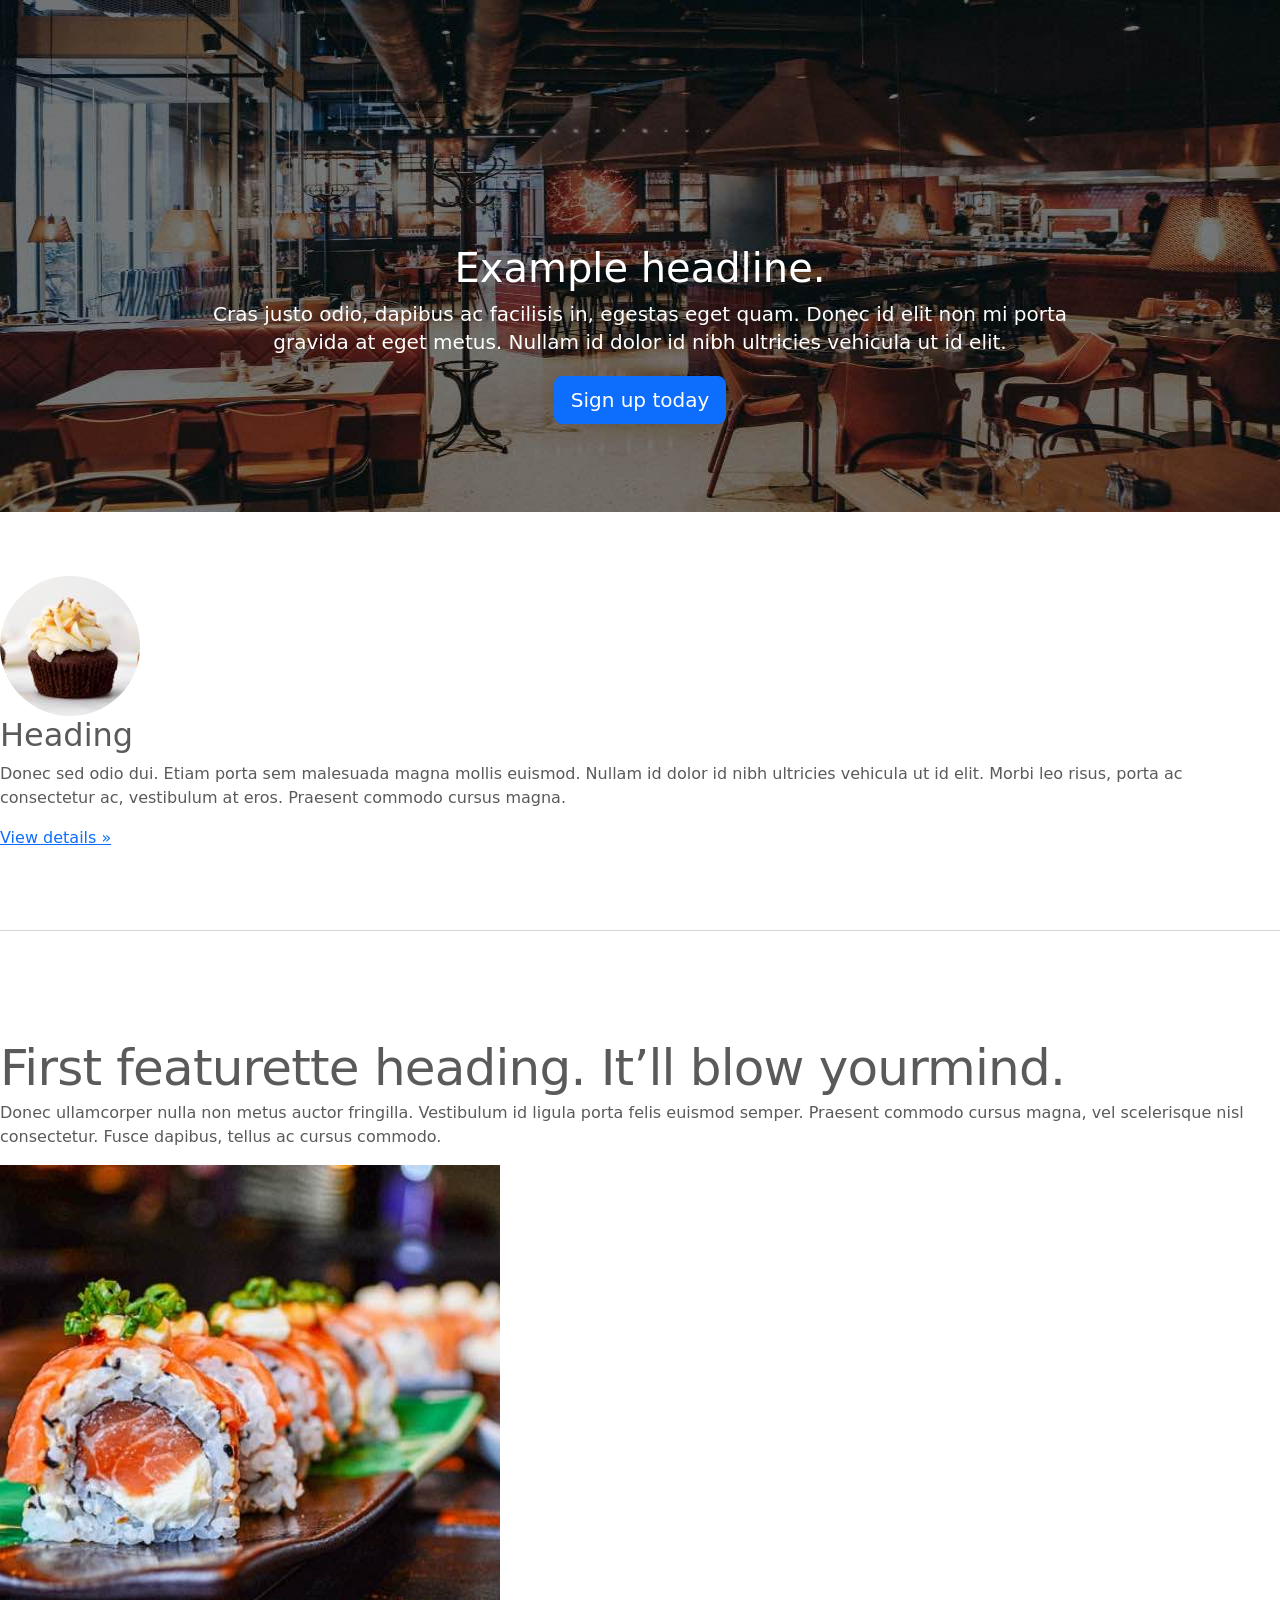
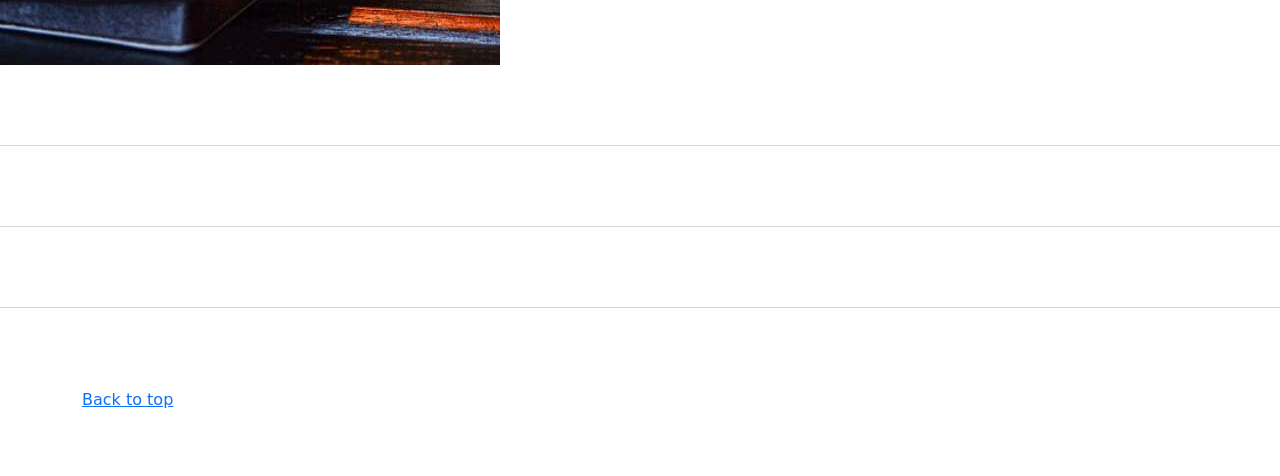
<file: kadai_003/index_for_student.html>
<!doctype html>
<html lang="en">
  <head>
    <meta charset="utf-8">
    <meta name="viewport" content="width=device-width, initial-scale=1">
    <meta name="description" content="">
    <meta name="author" content="Mark Otto, Jacob Thornton, and Bootstrap contributors">
    <meta name="generator" content="Hugo 0.79.0">
    <title>Carousel Template · Bootstrap v5.0</title>
    <link rel="canonical" href="https://getbootstrap.com/docs/5.0/examples/carousel/">
    <!-- ************************************************ bootstrap.min.cssの読み込み -->
    <link href="https://cdn.jsdelivr.net/npm/bootstrap@5.0.0-beta1/dist/css/bootstrap.min.css" rel="stylesheet" integrity="sha384-giJF6kkoqNQ00vy+HMDP7azOuL0xtbfIcaT9wjKHr8RbDVddVHyTfAAsrekwKmP1" crossorigin="anonymous">
    <!-- ************************************************ carousel.cssの読み込み -->
    <link href="carousel.css" rel="stylesheet">
    <!-- ************************************************ bootstrap.bundle.min.jsの読み込み -->
    <script src="https://cdn.jsdelivr.net/npm/bootstrap@5.0.0-beta1/dist/js/bootstrap.bundle.min.js" integrity="sha384-ygbV9kiqUc6oa4msXn9868pTtWMgiQaeYH7/t7LECLbyPA2x65Kgf80OJFdroafW" crossorigin="anonymous" defer></script>
   
  </head>
  <body>
    <main>
      <!-- ************************************************ カールセル開始 -->
      <div id="carouselExampleFade" class="carousel slide carousel-fade" data-bs-ride="carousel">
        <div class="carousel-inner">

          <div class="carousel-item active">
            <img src="img/top_1.jpg" alt="サンプル画像1">
            <div class="container">
              <div class="carousel-caption">
                <h1>Example headline.</h1>
                <p>Cras justo odio, dapibus ac facilisis in, egestas eget quam. Donec id elit non mi porta gravida at eget
                  metus. Nullam id dolor id nibh ultricies vehicula ut id elit.</p>
                <p><a class="btn btn-lg btn-primary" href="#" role="button">Sign up today</a></p>
              </div>
            </div>
          </div>

          <!-- carousel-item activeが付かない？勝手にjavascriptsが書き換えてくれているみたい。 -->
          <div class="carousel-item">
            <img src="img/top_2.jpg" alt="サンプル画像2">
            <div class="container">
              <div class="carousel-caption">
                <h1>Example headline.</h1>
                <p>Cras justo odio, dapibus ac facilisis in, egestas eget quam. Donec id elit non mi porta gravida at eget
                  metus. Nullam id dolor id nibh ultricies vehicula ut id elit.</p>
                <p><a class="btn btn-lg btn-primary" href="#" role="button">Sign up today</a></p>
              </div>
            </div>
          </div>

          <div class="carousel-item">
            <img src="img/top_3.jpg" alt="サンプル画像3">
            <div class="container">
              <div class="carousel-caption">
                <h1>Example headline.</h1>
                <p>Cras justo odio, dapibus ac facilisis in, egestas eget quam. Donec id elit non mi porta gravida at eget
                  metus. Nullam id dolor id nibh ultricies vehicula ut id elit.</p>
                <p><a class="btn btn-lg btn-primary" href="#" role="button">Sign up today</a></p>
              </div>
            </div>
          </div>

        </div>
      </div>
      <!-- ************************************************ カールセル終了 -->
      <!-- <div class="container marketing"> -->
      <div class="">
        <!-- <div class="row"> -->
        <div class="">
          <!-- <div class="col-lg-4"> -->
          <div class="">
            <img src="img/cake.jpg" class="rounded-circle" alt="サンプル画像2">
            <h2>Heading</h2>
            <p>Donec sed odio dui. Etiam porta sem malesuada magna mollis euismod. Nullam id dolor id nibh ultricies
              vehicula ut id elit. Morbi leo risus, porta ac consectetur ac, vestibulum at eros. Praesent commodo cursus
              magna.</p>
            <!-- <p><a class="btn btn-secondary" href="#" role="button">View details &raquo;</a></p> -->
            <p><a class="" href="#" role="button">View details &raquo;</a></p>
          </div>
        </div>
        <hr class="featurette-divider">
        <!-- <div class="row"> -->
        <div class="">
          <!-- <div class="col-md-7"> -->
          <div class="">
            <!-- <h2 class="featurette-heading">First featurette heading. <span class="text-muted">It’ll blow yourmind.</span> -->
            <h2 class="featurette-heading">First featurette heading. <span class="">It’ll blow yourmind.</span></h2>
            <!-- <p class="lead">Donec ullamcorper nulla non metus auctor fringilla. Vestibulum id ligula porta felis
              euismod
              semper. Praesent commodo cursus magna, vel scelerisque nisl consectetur. Fusce dapibus, tellus ac cursus
              commodo.</p> -->
            <p class="">
              Donec ullamcorper nulla non metus auctor fringilla. Vestibulum id ligula porta felis
              euismod
              semper. Praesent commodo cursus magna, vel scelerisque nisl consectetur. Fusce dapibus, tellus ac cursus
              commodo.
            </p>
          </div>
          <!-- <div class="col-md-5"> -->
          <div class="">
            <!-- <img src="img/sushi.jpg" class="img-fluid" alt=""> -->
            <img src="img/sushi.jpg" class="" alt="サンプル画像3">
          </div>
        </div>
        <hr class="featurette-divider">
        <!-- ここにもう一つ左右を反転させたものを作ります。 -->
        <hr class="featurette-divider">
        <!-- ここにもう一つ左右を反転させたものを作ります。 -->
        <hr class="featurette-divider">
        <footer class="container">
          <!-- <p class="float-end"><a href="#">Back to top</a></p> -->
          <p class=""><a href="#">Back to top</a></p>
        </footer>
      </div>
    </main>
  </body>

</html>
</file>
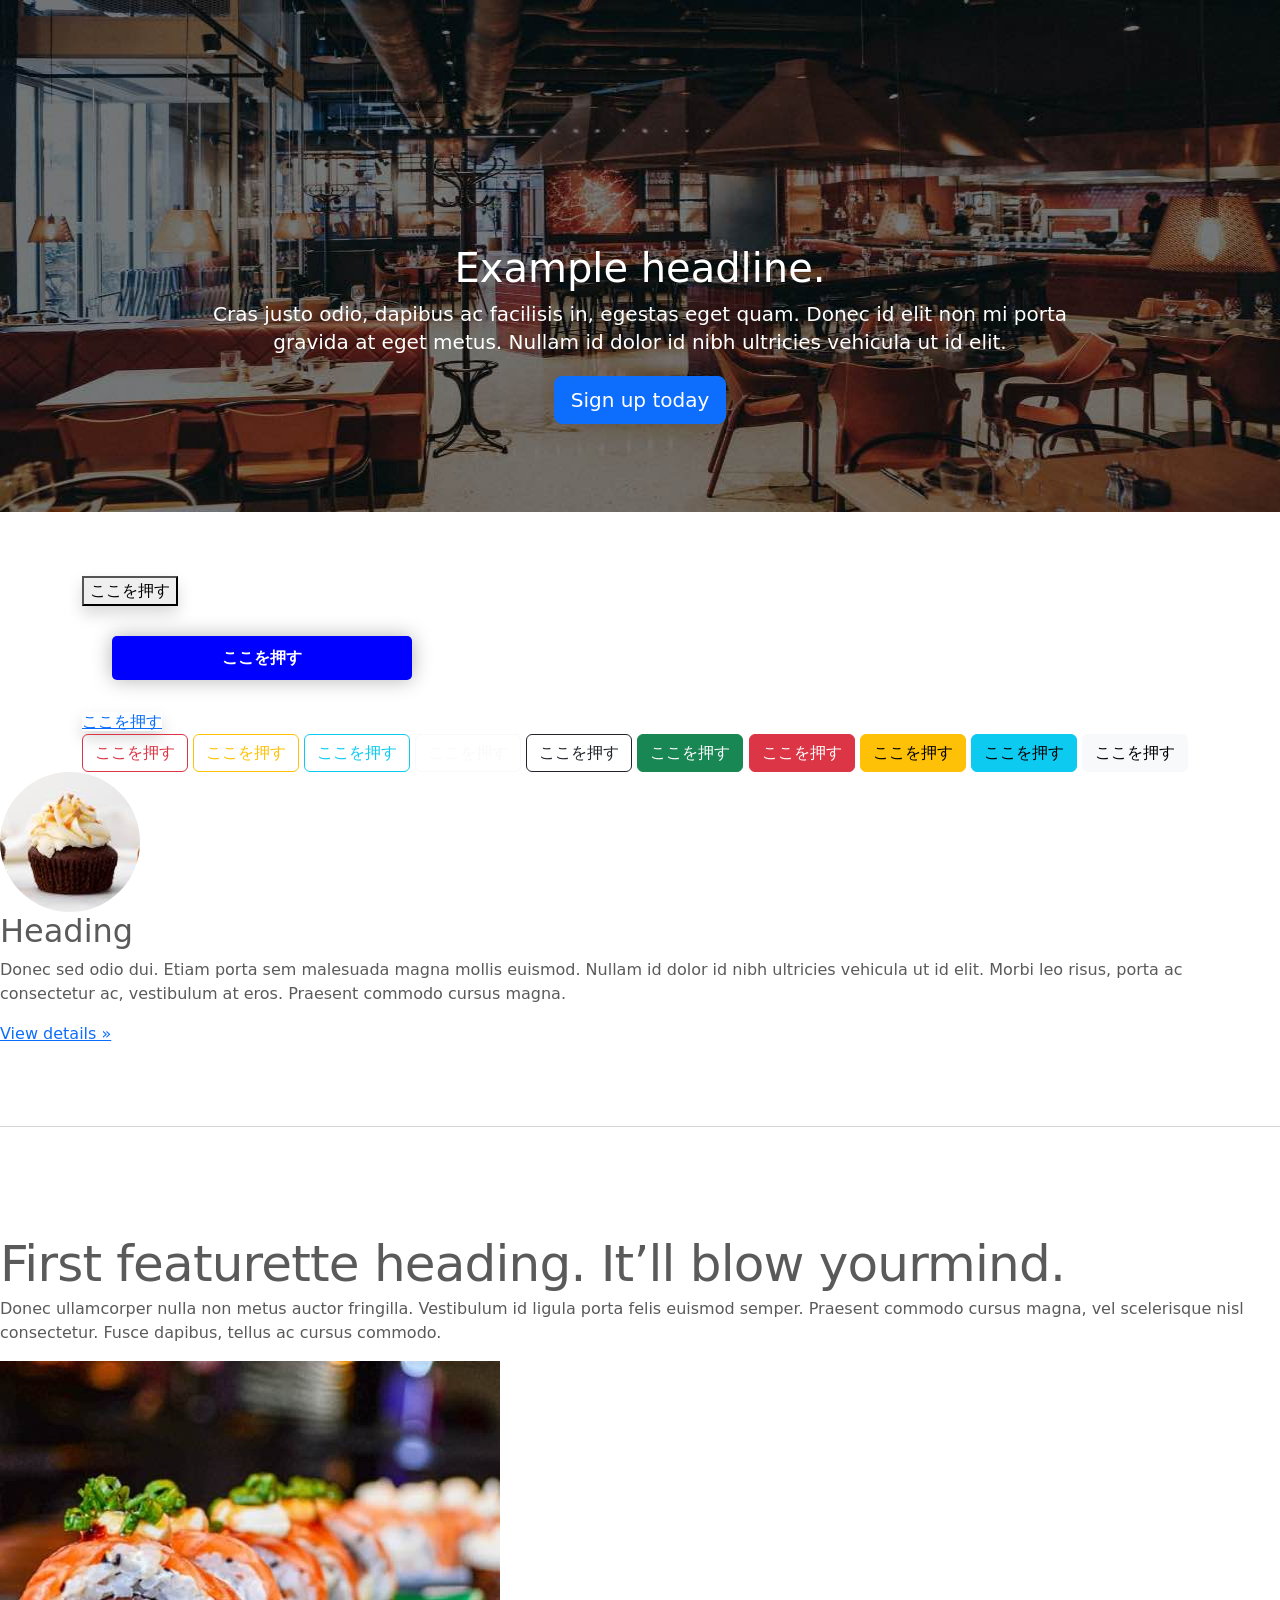
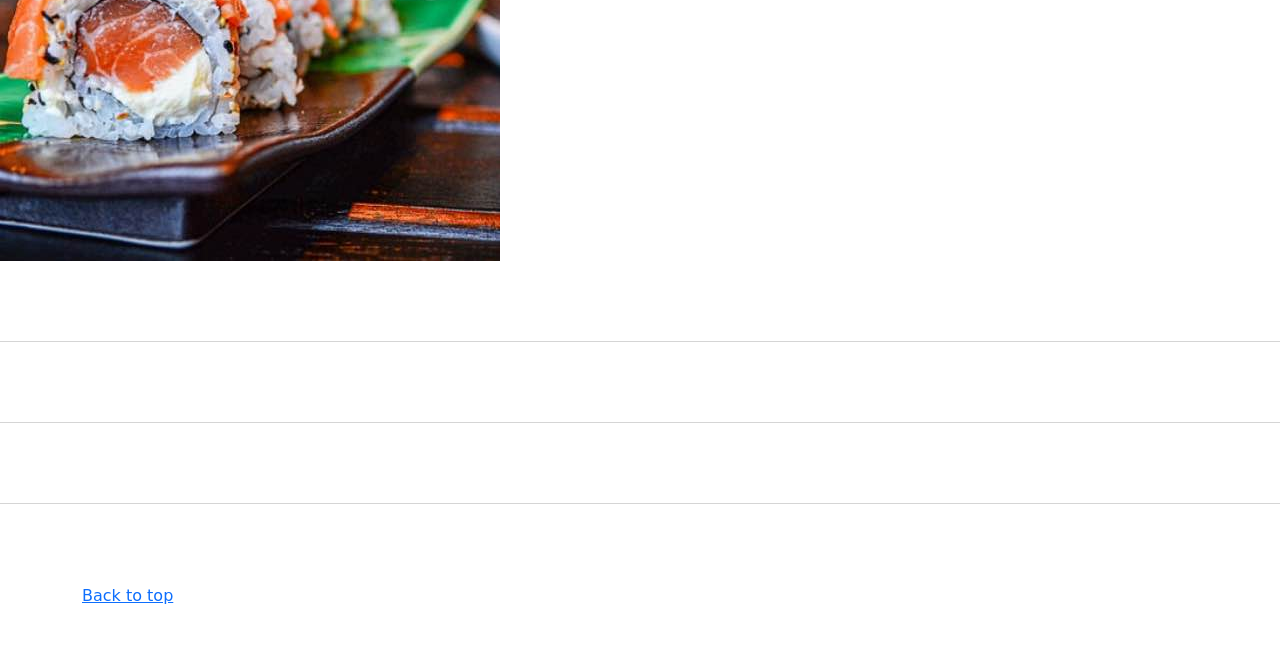
<file: kadai_004/index_for_student.html>
<!doctype html>
<html lang="en">
  <head>
    <meta charset="utf-8">
    <meta name="viewport" content="width=device-width, initial-scale=1">
    <meta name="description" content="">
    <meta name="author" content="Mark Otto, Jacob Thornton, and Bootstrap contributors">
    <meta name="generator" content="Hugo 0.79.0">
    <title>Carousel Template · Bootstrap v5.0</title>
    <link rel="canonical" href="https://getbootstrap.com/docs/5.0/examples/carousel/">
    <!-- ************************************************ bootstrap.min.cssの読み込み -->
    <link href="https://cdn.jsdelivr.net/npm/bootstrap@5.0.0-beta1/dist/css/bootstrap.min.css" rel="stylesheet" integrity="sha384-giJF6kkoqNQ00vy+HMDP7azOuL0xtbfIcaT9wjKHr8RbDVddVHyTfAAsrekwKmP1" crossorigin="anonymous">
    <!-- ************************************************ carousel.cssの読み込み -->
    <link href="carousel.css" rel="stylesheet">
    <!-- ************************************************ bootstrap.bundle.min.jsの読み込み -->
    <script src="https://cdn.jsdelivr.net/npm/bootstrap@5.0.0-beta1/dist/js/bootstrap.bundle.min.js" integrity="sha384-ygbV9kiqUc6oa4msXn9868pTtWMgiQaeYH7/t7LECLbyPA2x65Kgf80OJFdroafW" crossorigin="anonymous" defer></script>
   
  </head>
  <body>
    <main>
      <!-- ************************************************ カールセル開始 -->
      <div id="carouselExampleFade" class="carousel slide carousel-fade" data-bs-ride="carousel">
        <div class="carousel-inner">

          <div class="carousel-item active">
            <img src="img/top_1.jpg" alt="サンプル画像1">
            <div class="container">
              <div class="carousel-caption">
                <h1>Example headline.</h1>
                <p>Cras justo odio, dapibus ac facilisis in, egestas eget quam. Donec id elit non mi porta gravida at eget
                  metus. Nullam id dolor id nibh ultricies vehicula ut id elit.</p>
                <p><a class="btn btn-lg btn-primary" href="#" role="button">Sign up today</a></p>
              </div>
            </div>
          </div>

          <!-- carousel-item activeが付かない？勝手にjavascriptsが書き換えてくれているみたい。 -->
          <div class="carousel-item">
            <img src="img/top_2.jpg" alt="サンプル画像2">
            <div class="container">
              <div class="carousel-caption">
                <h1>Example headline.</h1>
                <p>Cras justo odio, dapibus ac facilisis in, egestas eget quam. Donec id elit non mi porta gravida at eget
                  metus. Nullam id dolor id nibh ultricies vehicula ut id elit.</p>
                <p><a class="btn btn-lg btn-primary" href="#" role="button">Sign up today</a></p>
              </div>
            </div>
          </div>

          <div class="carousel-item">
            <img src="img/top_3.jpg" alt="サンプル画像3">
            <div class="container">
              <div class="carousel-caption">
                <h1>Example headline.</h1>
                <p>Cras justo odio, dapibus ac facilisis in, egestas eget quam. Donec id elit non mi porta gravida at eget
                  metus. Nullam id dolor id nibh ultricies vehicula ut id elit.</p>
                <p><a class="btn btn-lg btn-primary" href="#" role="button">Sign up today</a></p>
              </div>
            </div>
          </div>

        </div>
      </div>
      <!-- ************************************************ カールセル終了 -->
      <!-- <div class="container marketing"> -->
      <div class="container">

     <style>
        
       .button-test {
          /* パディング(余白)上下方向10px 左右方向30px */
          padding: 10px 30px;
          /* ボタンの幅 300px */
          width: 300px;
          /* 背景色 青 */
          background-color: blue;
          /* フォント色 白 */
          color: white;
           /* テキスト中央揃え */
         text-align: center;
         /* フォントを太く */
         font-weight: bold;
         /* ボタンの角を丸める */
         border-radius: 5px;
         /* 上下左右方向の余白外側30px */
         margin: 30px;
         /* ボタンの影 */
         box-shadow: 0 0 20px 0 rgba(0, 0, 0, 30%);
         }

     </style>

     <!-- buttonテスト -->
     <button class="btn-primary btn-lg shadow">ここを押す</button>
        <div class="button-test">ここを押す</div>    
     <a href="" class="btn-info btn-sm shadow">ここを押す</a>

      <!-- ここから追加部分 -->      
      <div>
        <button type="button" class="btn btn-outline-danger">ここを押す</button>
        <button type="button" class="btn btn-outline-warning">ここを押す</button>
        <button type="button" class="btn btn-outline-info">ここを押す</button>
        <button type="button" class="btn btn-outline-light">ここを押す</button>
        <button type="button" class="btn btn-outline-dark">ここを押す</button>
        <button type="button" class="btn btn-success">ここを押す</button>
        <button type="button" class="btn btn-danger">ここを押す</button>
        <button type="button" class="btn btn-warning">ここを押す</button>
        <button type="button" class="btn btn-info">ここを押す</button>
        <button type="button" class="btn btn-light">ここを押す</button>
      </div>
      <!-- ここまで -->

   </div>
      <div class="">
        <!-- <div class="row"> -->
        <div class="">
          <!-- <div class="col-lg-4"> -->
          <div class="">
            <img src="img/cake.jpg" class="rounded-circle" alt="サンプル画像2">
            <h2>Heading</h2>
            <p>Donec sed odio dui. Etiam porta sem malesuada magna mollis euismod. Nullam id dolor id nibh ultricies
              vehicula ut id elit. Morbi leo risus, porta ac consectetur ac, vestibulum at eros. Praesent commodo cursus
              magna.</p>
            <!-- <p><a class="btn btn-secondary" href="#" role="button">View details &raquo;</a></p> -->
            <p><a class="" href="#" role="button">View details &raquo;</a></p>
          </div>
        </div>
        <hr class="featurette-divider">
        <!-- <div class="row"> -->
        <div class="">
          <!-- <div class="col-md-7"> -->
          <div class="">
            <!-- <h2 class="featurette-heading">First featurette heading. <span class="text-muted">It’ll blow yourmind.</span> -->
            <h2 class="featurette-heading">First featurette heading. <span class="">It’ll blow yourmind.</span></h2>
            <!-- <p class="lead">Donec ullamcorper nulla non metus auctor fringilla. Vestibulum id ligula porta felis
              euismod
              semper. Praesent commodo cursus magna, vel scelerisque nisl consectetur. Fusce dapibus, tellus ac cursus
              commodo.</p> -->
            <p class="">
              Donec ullamcorper nulla non metus auctor fringilla. Vestibulum id ligula porta felis
              euismod
              semper. Praesent commodo cursus magna, vel scelerisque nisl consectetur. Fusce dapibus, tellus ac cursus
              commodo.
            </p>
          </div>
          <!-- <div class="col-md-5"> -->
          <div class="">
            <!-- <img src="img/sushi.jpg" class="img-fluid" alt=""> -->
            <img src="img/sushi.jpg" class="" alt="サンプル画像3">
          </div>
        </div>
        <hr class="featurette-divider">
        <!-- ここにもう一つ左右を反転させたものを作ります。 -->
        <hr class="featurette-divider">
        <!-- ここにもう一つ左右を反転させたものを作ります。 -->
        <hr class="featurette-divider">
        <footer class="container">
          <!-- <p class="float-end"><a href="#">Back to top</a></p> -->
          <p class=""><a href="#">Back to top</a></p>
        </footer>
      </div>
    </main>
  </body>

</html>
</file>
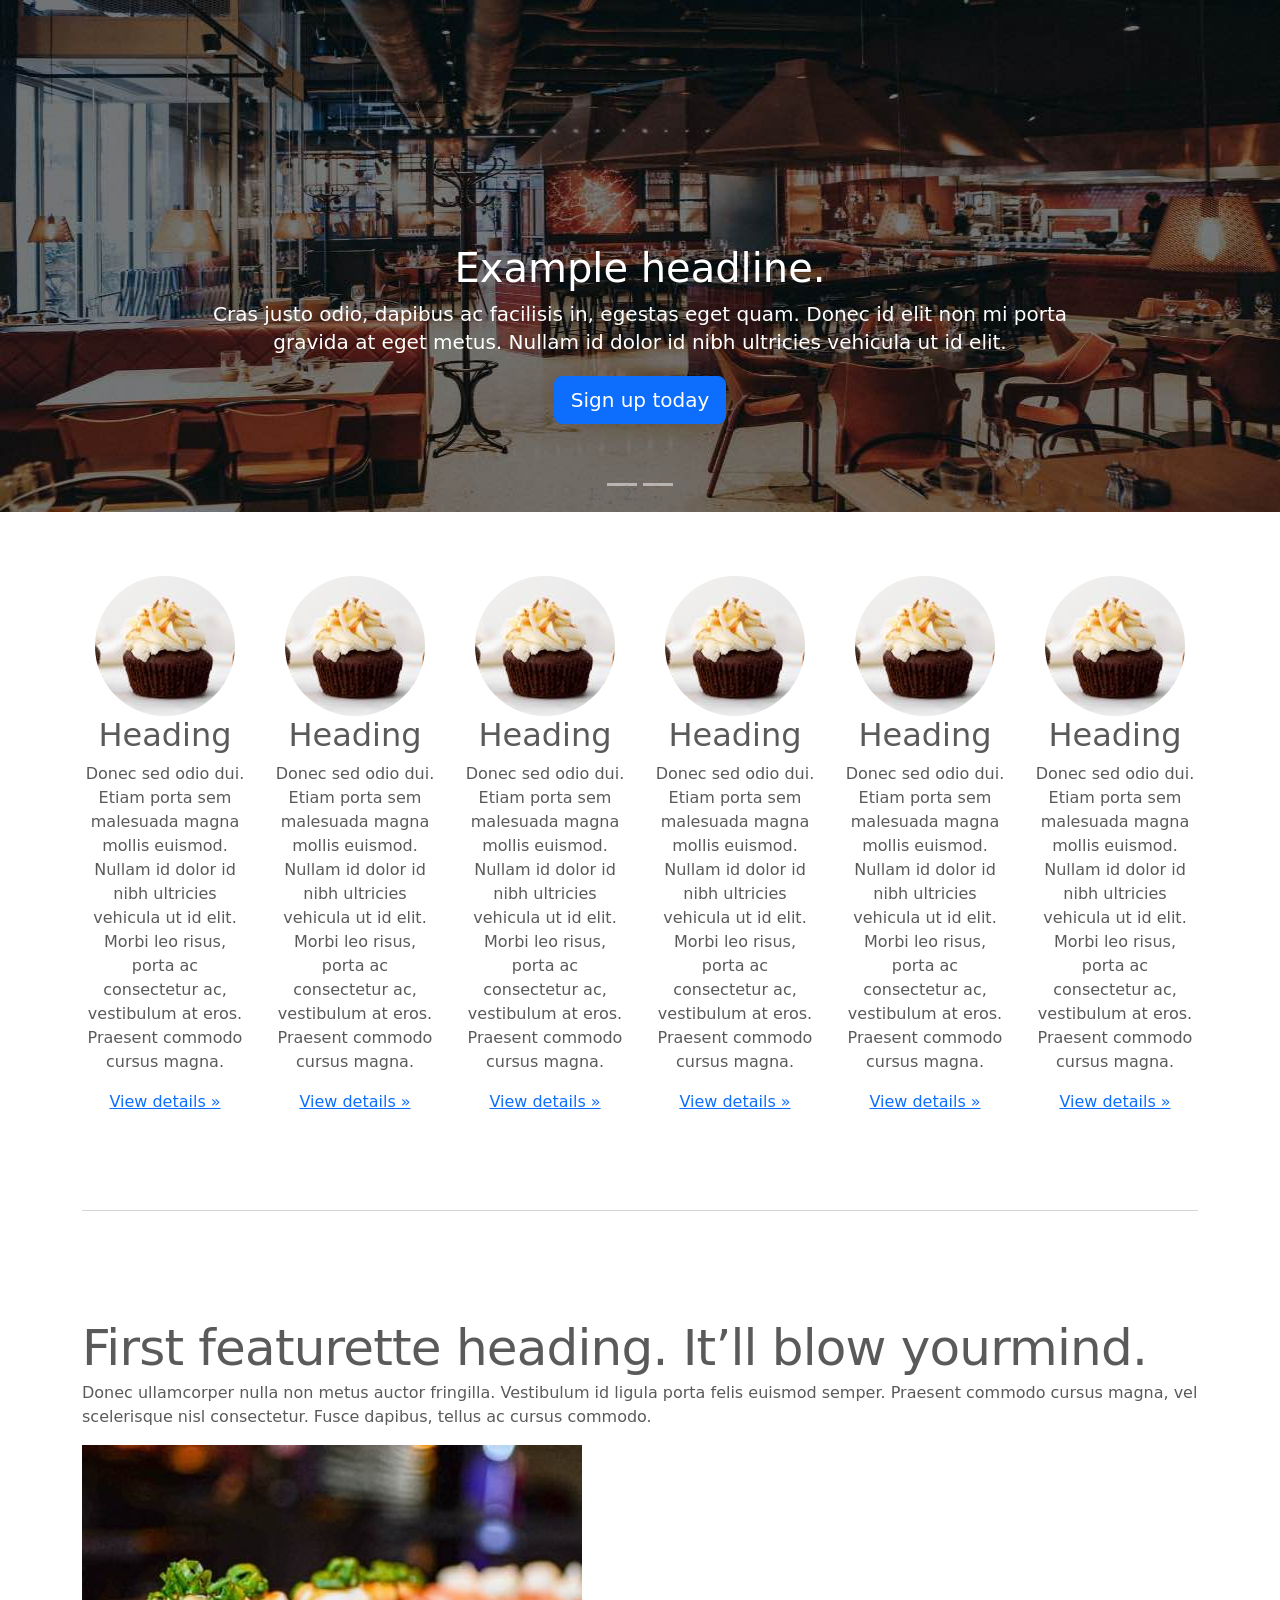
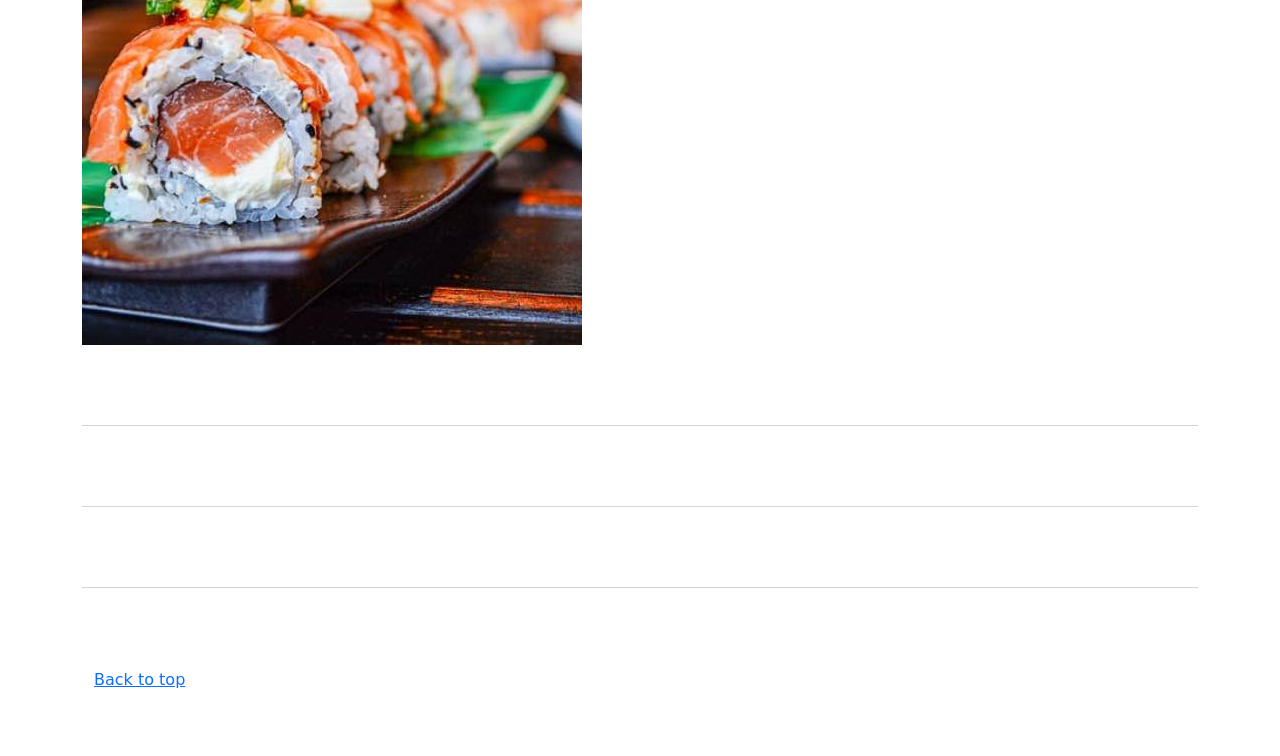
<file: kadai_005/index_for_student.html>
<!doctype html>
<html lang="en">
  <head>
    <meta charset="utf-8">
    <meta name="viewport" content="width=device-width, initial-scale=1">
    <meta name="description" content="">
    <meta name="author" content="Mark Otto, Jacob Thornton, and Bootstrap contributors">
    <meta name="generator" content="Hugo 0.79.0">
    <title>Carousel Template · Bootstrap v5.0</title>
    <link rel="canonical" href="https://getbootstrap.com/docs/5.0/examples/carousel/">
    <!-- ************************************************ bootstrap.min.cssの読み込み -->
    <link href="https://cdn.jsdelivr.net/npm/bootstrap@5.0.0-beta1/dist/css/bootstrap.min.css" rel="stylesheet" integrity="sha384-giJF6kkoqNQ00vy+HMDP7azOuL0xtbfIcaT9wjKHr8RbDVddVHyTfAAsrekwKmP1" crossorigin="anonymous">
    <!-- ************************************************ carousel.cssの読み込み -->
    <link href="carousel.css" rel="stylesheet">
    <!-- ************************************************ bootstrap.bundle.min.jsの読み込み -->
    <script src="https://cdn.jsdelivr.net/npm/bootstrap@5.0.0-beta1/dist/js/bootstrap.bundle.min.js" integrity="sha384-ygbV9kiqUc6oa4msXn9868pTtWMgiQaeYH7/t7LECLbyPA2x65Kgf80OJFdroafW" crossorigin="anonymous" defer></script>
   
  </head>
  <body>
    <main>
      <!-- ************************************************ カールセル開始 -->
      <div id="myCarousel" class="carousel slide" data-bs-ride="carousel">
       <ol class="carousel-indicators">
         <li data-bs-target="#carouselExampleCaptions" data-bs-slide-to="1"></li>
         <li data-bs-target="#carouselExampleCaptions" data-bs-slide-to="2"></li>
       </ol>
       <div class="carousel-inner">
         <div class="carousel-item active">
           <img src="img/top_1.jpg" alt="サンプル画像1">
           <div class="container">
             <div class="carousel-caption">
               <h1>Example headline.</h1>
               <p>Cras justo odio, dapibus ac facilisis in, egestas eget quam. Donec id elit non mi porta gravida at eget
                 metus. Nullam id dolor id nibh ultricies vehicula ut id elit.</p>
                 <p><a class="btn btn-lg btn-primary" href="#" role="button">Sign up today</a></p>
             </div>
           </div>
         </div>
       </div>
     </div>
      <!-- ************************************************ カールセル終了 -->
      <!-- <div class="container marketing"> -->
      <div class="container">
        <!-- <div class="row"> -->
        <div class="row">
          <!-- <div class="col-lg-4"> -->
          <div class="col-6 col-md-2 text-center">
            <img src="img/cake.jpg" class="rounded-circle" alt="サンプル画像2">
            <h2>Heading</h2>
            <p>Donec sed odio dui. Etiam porta sem malesuada magna mollis euismod. Nullam id dolor id nibh ultricies
              vehicula ut id elit. Morbi leo risus, porta ac consectetur ac, vestibulum at eros. Praesent commodo cursus
              magna.</p>
            <!-- <p><a class="btn btn-secondary" href="#" role="button">View details &raquo;</a></p> -->
            <p><a class="" href="#" role="button">View details &raquo;</a></p>
          </div>
          <div class="col-6 col-md-2 text-center">
            <img src="img/cake.jpg" class="rounded-circle" alt="サンプル画像2">
            <h2>Heading</h2>
            <p>Donec sed odio dui. Etiam porta sem malesuada magna mollis euismod. Nullam id dolor id nibh ultricies
              vehicula ut id elit. Morbi leo risus, porta ac consectetur ac, vestibulum at eros. Praesent commodo cursus
              magna.</p>
            <!-- <p><a class="btn btn-secondary" href="#" role="button">View details &raquo;</a></p> -->
            <p><a class="" href="#" role="button">View details &raquo;</a></p>
          </div>
          <div class="col-6 col-md-2 text-center">
            <img src="img/cake.jpg" class="rounded-circle" alt="サンプル画像2">
            <h2>Heading</h2>
            <p>Donec sed odio dui. Etiam porta sem malesuada magna mollis euismod. Nullam id dolor id nibh ultricies
              vehicula ut id elit. Morbi leo risus, porta ac consectetur ac, vestibulum at eros. Praesent commodo cursus
              magna.</p>
            <!-- <p><a class="btn btn-secondary" href="#" role="button">View details &raquo;</a></p> -->
            <p><a class="" href="#" role="button">View details &raquo;</a></p>
          </div><div class="col-6 col-md-2 text-center">
            <img src="img/cake.jpg" class="rounded-circle" alt="サンプル画像2">
            <h2>Heading</h2>
            <p>Donec sed odio dui. Etiam porta sem malesuada magna mollis euismod. Nullam id dolor id nibh ultricies
              vehicula ut id elit. Morbi leo risus, porta ac consectetur ac, vestibulum at eros. Praesent commodo cursus
              magna.</p>
            <!-- <p><a class="btn btn-secondary" href="#" role="button">View details &raquo;</a></p> -->
            <p><a class="" href="#" role="button">View details &raquo;</a></p>
          </div><div class="col-6 col-md-2 text-center">
            <img src="img/cake.jpg" class="rounded-circle" alt="サンプル画像2">
            <h2>Heading</h2>
            <p>Donec sed odio dui. Etiam porta sem malesuada magna mollis euismod. Nullam id dolor id nibh ultricies
              vehicula ut id elit. Morbi leo risus, porta ac consectetur ac, vestibulum at eros. Praesent commodo cursus
              magna.</p>
            <!-- <p><a class="btn btn-secondary" href="#" role="button">View details &raquo;</a></p> -->
            <p><a class="" href="#" role="button">View details &raquo;</a></p>
          </div><div class="col-6 col-md-2 text-center">
            <img src="img/cake.jpg" class="rounded-circle" alt="サンプル画像2">
            <h2>Heading</h2>
            <p>Donec sed odio dui. Etiam porta sem malesuada magna mollis euismod. Nullam id dolor id nibh ultricies
              vehicula ut id elit. Morbi leo risus, porta ac consectetur ac, vestibulum at eros. Praesent commodo cursus
              magna.</p>
            <!-- <p><a class="btn btn-secondary" href="#" role="button">View details &raquo;</a></p> -->
            <p><a class="" href="#" role="button">View details &raquo;</a></p>
          </div>
          
        </div>
        <hr class="featurette-divider">
        <!-- <div class="row"> -->
        <div class="">
          <!-- <div class="col-md-7"> -->
          <div class="">
            <!-- <h2 class="featurette-heading">First featurette heading. <span class="text-muted">It’ll blow yourmind.</span> -->
            <h2 class="featurette-heading">First featurette heading. <span class="">It’ll blow yourmind.</span></h2>
            <!-- <p class="lead">Donec ullamcorper nulla non metus auctor fringilla. Vestibulum id ligula porta felis
              euismod
              semper. Praesent commodo cursus magna, vel scelerisque nisl consectetur. Fusce dapibus, tellus ac cursus
              commodo.</p> -->
            <p class="">
              Donec ullamcorper nulla non metus auctor fringilla. Vestibulum id ligula porta felis
              euismod
              semper. Praesent commodo cursus magna, vel scelerisque nisl consectetur. Fusce dapibus, tellus ac cursus
              commodo.
            </p>
          </div>
          <!-- <div class="col-md-5"> -->
          <div class="">
            <!-- <img src="img/sushi.jpg" class="img-fluid" alt=""> -->
            <img src="img/sushi.jpg" class="" alt="サンプル画像3">
          </div>
        </div>
        <hr class="featurette-divider">
        <!-- ここにもう一つ左右を反転させたものを作ります。 -->
        <hr class="featurette-divider">
        <!-- ここにもう一つ左右を反転させたものを作ります。 -->
        <hr class="featurette-divider">
        <footer class="container">
          <!-- <p class="float-end"><a href="#">Back to top</a></p> -->
          <p class=""><a href="#">Back to top</a></p>
        </footer>
      </div>
    </main>
  </body>

</html>
</file>
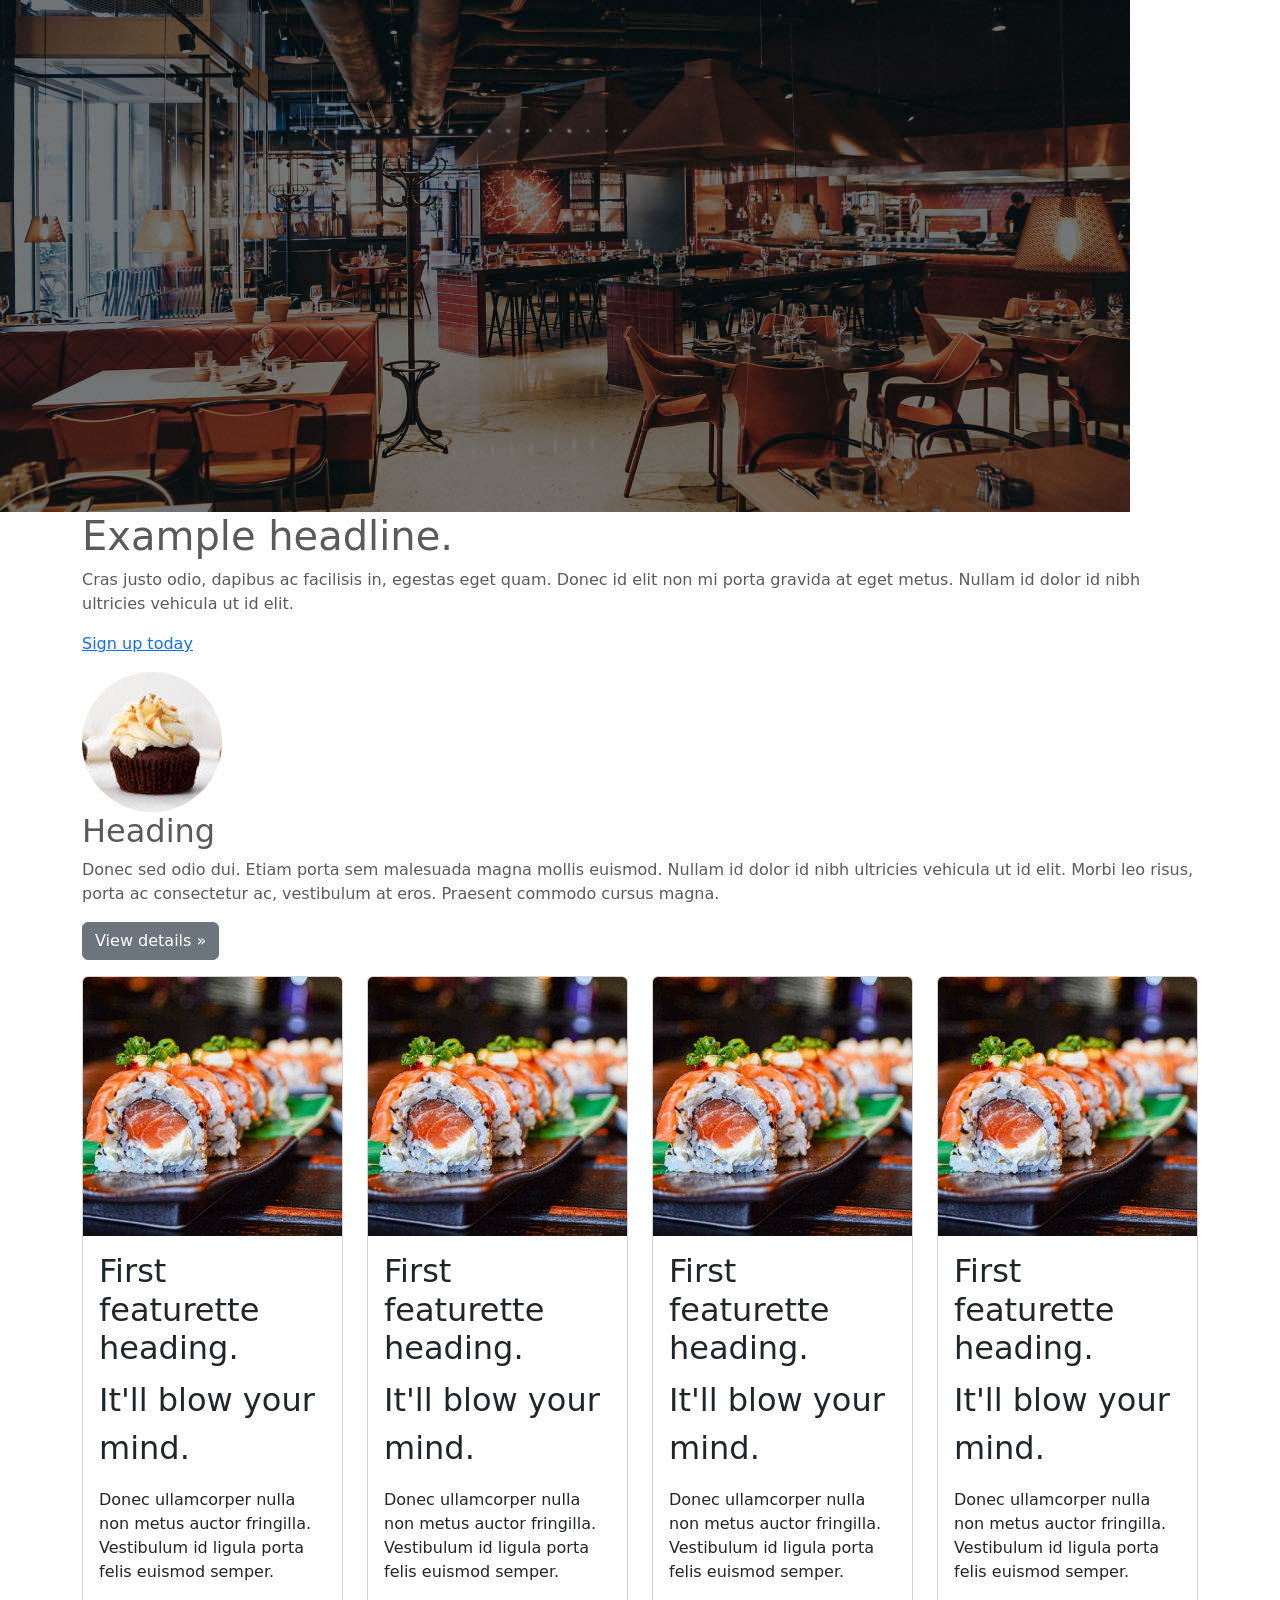
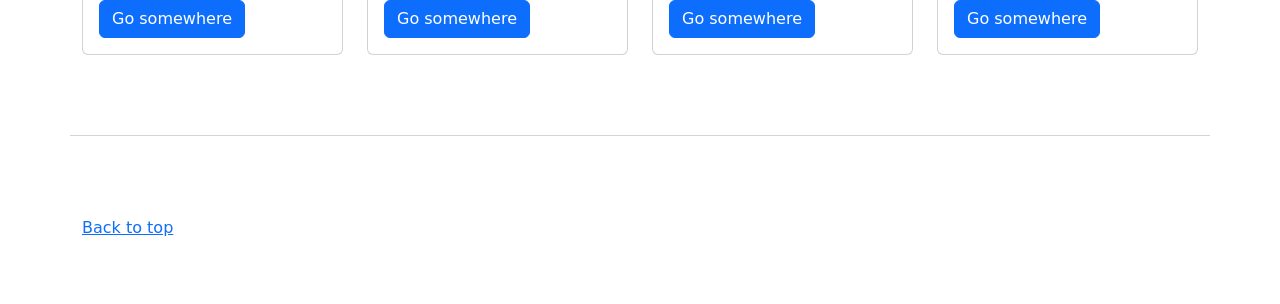
<file: kadai_006/index_for_student.html>
<!doctype html>
<html lang="en">
  <head>
    <meta charset="utf-8">
    <meta name="viewport" content="width=device-width, initial-scale=1">
    <meta name="description" content="">
    <meta name="author" content="Mark Otto, Jacob Thornton, and Bootstrap contributors">
    <meta name="generator" content="Hugo 0.79.0">
    <title>Carousel Template · Bootstrap v5.0</title>
    <link rel="canonical" href="https://getbootstrap.com/docs/5.0/examples/carousel/">
    <!-- ************************************************ bootstrap.min.cssの読み込み -->
    <link href="https://cdn.jsdelivr.net/npm/bootstrap@5.0.0-beta1/dist/css/bootstrap.min.css" rel="stylesheet" integrity="sha384-giJF6kkoqNQ00vy+HMDP7azOuL0xtbfIcaT9wjKHr8RbDVddVHyTfAAsrekwKmP1" crossorigin="anonymous">
    <!-- ************************************************ carousel.cssの読み込み -->
    <link href="carousel.css" rel="stylesheet">
    <!-- ************************************************ bootstrap.bundle.min.jsの読み込み -->
    <script src="https://cdn.jsdelivr.net/npm/bootstrap@5.0.0-beta1/dist/js/bootstrap.bundle.min.js" integrity="sha384-ygbV9kiqUc6oa4msXn9868pTtWMgiQaeYH7/t7LECLbyPA2x65Kgf80OJFdroafW" crossorigin="anonymous" defer></script>
   
  </head>
  <body>
    <main>
      <!-- ************************************************ カールセル開始 -->
      <!-- <div id="myCarousel" class="carousel slide" data-bs-ride="carousel"> -->
      <div id="myCarousel" class="" data-bs-ride="">
        <!-- <div class="carousel-inner"> -->
        <div class="">
          <!-- <div class="carousel-item active"> -->
          <div class="">
            <img src="img/top_1.jpg" alt="サンプル画像1">
            <div class="container">
              <!-- <div class="carousel-caption"> -->
              <div class="">
                <h1>Example headline.</h1>
                <p>Cras justo odio, dapibus ac facilisis in, egestas eget quam. Donec id elit non mi porta gravida at eget
                  metus. Nullam id dolor id nibh ultricies vehicula ut id elit.</p>
                <!-- <p><a class="btn btn-lg btn-primary" href="#" role="button">Sign up today</a></p> -->
                <p><a class="" href="#" role="button">Sign up today</a></p>
              </div>
            </div>
          </div>
        </div>
      </div>
      <!-- ************************************************ カールセル終了 -->
      <div class="container marketing">
        <div class="row">
          <div class="col-log4">
            <img src="img/cake.jpg" class="rounded-circle" alt="サンプル画像2">
            <h2>Heading</h2>
            <p>Donec sed odio dui. Etiam porta sem malesuada magna mollis euismod. Nullam id dolor id nibh ultricies
              vehicula ut id elit. Morbi leo risus, porta ac consectetur ac, vestibulum at eros. Praesent commodo cursus
              magna.</p>
            <p><a class="btn btn-secondary" href="#" role="button">View details &raquo;</a></p>
         </div>
       </div>

      <!-- お寿司部分開始 -->
      <!-- ここからコードを変更しカードデザインに変更してください -->
<div class="row">
  <div class="col-md-3">
    <div class="card">
      <img src="img/sushi.jpg" class="card-img-top" alt="サンプル画像1">
      <div class="card-body">
        <h2 class="card-title">First featurette heading.</h2>
        <p class="fs-2">It'll blow your mind.</p>
        <p class="card-text">Donec ullamcorper nulla non metus auctor fringilla. Vestibulum id ligula porta felis euismod semper.</p>
        <a href="#" class="btn btn-primary">Go somewhere</a>
      </div>
    </div>
  </div>

  <div class="col-md-3">
    <div class="card">
      <img src="img/sushi.jpg" class="card-img-top" alt="サンプル画像1">
      <div class="card-body">
        <h2 class="card-title">First featurette heading.</h2>
        <p class="fs-2">It'll blow your mind.</p>
        <p class="card-text">Donec ullamcorper nulla non metus auctor fringilla. Vestibulum id ligula porta felis euismod semper.</p>
        <a href="#" class="btn btn-primary">Go somewhere</a>
      </div>
    </div>
  </div>

  <div class="col-md-3">
    <div class="card">
      <img src="img/sushi.jpg" class="card-img-top" alt="サンプル画像1">
      <div class="card-body">
        <h2 class="card-title">First featurette heading.</h2>
        <p class="fs-2">It'll blow your mind.</p>
        <p class="card-text">Donec ullamcorper nulla non metus auctor fringilla. Vestibulum id ligula porta felis euismod semper.</p>
        <a href="#" class="btn btn-primary">Go somewhere</a>
      </div>
    </div>
  </div>

  <div class="col-md-3">
    <div class="card">
      <img src="img/sushi.jpg" class="card-img-top" alt="サンプル画像1">
      <div class="card-body">
        <h2 class="card-title">First featurette heading.</h2>
        <p class="fs-2">It'll blow your mind.</p>
        <p class="card-text">Donec ullamcorper nulla non metus auctor fringilla. Vestibulum id ligula porta felis euismod semper.</p>
        <a href="#" class="btn btn-primary">Go somewhere</a>
      </div>
    </div>
  </div>

  
<!-- ここまで -->
      <!-- お寿司部分終了 -->


     <hr class="featurette-divider">
       <footer class="container">
         <!-- <p class="float-end"><a href="#">Back to top</a></p> -->
         <p class=""><a href="#">Back to top</a></p>
       </footer>
     </div>
    </main>
  </body>

</html>
</file>
<file: kadai_015/stylesheet/style.css>
/* ----------------------------------------------- 共通 */
html,
body {
  overflow-x: hidden;
}

body {
  color: #000000;
  font-family: 'Noto Sans JP', sans-serif;
  padding-bottom: 0;

}

p {
  line-height: 2.0em;
  font-weight: 100;
  font-style: normal;
  font-size: 14px;

}



/* ----------------------------------------------- ナビゲーションバー */
.navbar_brand_logo {

  /* サイズを32pxの正方形へ変更 */
  width: 32px;
  height: 32px;

  /* imgはインライン要素なのでインラインブロックに設定 */
  display: inline-block;

  /* "SAMURAI KITCHEN" 文字との空白を15pxに設定 */
  margin-right: 15px;
}

/* カンマで区切ると複数のクラスに適用可能 */
.my_navbar_brand,
.my_nav_link {

  /* フォントサイズを16pxに設定 */
  font-size: 16px;

  /* フォントをserif体に設定 */
  font-family: 'Lora', serif;

  /* フォント色を黒色に設定 */
  color: #000000 !important;

}

/* Bootstrapのボタンに初期設定されている周囲のborder（枠線）を消す */
.navbar-toggler {
  padding: 0 !important;
  border: none;
}

/* ハンバーガーボタンがチェック状態である（押されている）とき、閉じるボタン（×）を表示する */
/* これはCssで定義するんだ */
#hamburger_btn_check:checked~.hamburger_btn .btn_close {
  display: block;
}

/* ハンバーガーボタンがチェック状態である（押されている）とき、ハンバーガーボタンを表示しない */
#hamburger_btn_check:checked~.hamburger_btn .btn_open {
  display: none;
}

/* 最初に表示した時は、閉じるボタン（×）は表示しない */
.btn_close {
  display: none;
}

/* ハンバーガーボタンが押されているかを判断するためのチェックボックスは隠す */
#hamburger_btn_check {
  display: none;
}


/* ----------------------------------------------- カールセル */
.my_carousel_caption {
  
  /* フォントサイズ52px */
  font-size: 52px;

  /* 上下に余白追加 */
  padding-top: 1.25rem;
  padding-bottom: 1.25rem;

  /* フォント色は白色 */
  color: #fff;

  /* テキスト中央揃え */
  text-align: center;
  font-family: 'Lora', serif;
  line-height: 1.5em;
}

/* 疑似要素でアイコンを配置。前に配置しています */
.my_carousel_caption::before {
  content: url(../img/logoSymbol_White.png);
  display: block;
}

@media screen and (max-width:375px) {
  .my_carousel_caption {
    font-size: 27px;
  }
}

/* carousel-itemの高さを32remに指定 */
.carousel-item {
  height: 32rem;
}

/*carousel-item直下の子要素imgタグに設定 */
.carousel-item>img {

  /* 絶対位置を指定 */
  position: absolute;
  top: 0;
  left: 0;
  min-width: 100%;

  /* 高さはcarousel-itemに揃える */
  height: 32rem;
}



/* ----------------------------------------------- アバウト */
.about_us_bg {
   background-color: #FFE6A5;
 }

.section_title {
   /* フォントサイズ36px */
   font-size: 36px;
 
   /* フォントの太さ600 標準は400です */
   font-weight: 600;
 }

  /* aboutクラスのあとに"私たちについて"の文字を追加  */
 .about::after {
   content: "私たちについて";
 }

 /* section_titleに擬似要素を追加 */
 .section_title::after {
 
   /* 疑似要素はデフォルトでインライン要素のためブロック要素に変更 */
   display: block;
 
   /* サブタイトル文字の大きさや余白を設定 */
   font-size: 14px;
   font-weight: 400;
   padding: 16px 0 16px;
 
   /* 下線の幅を100pに設定 */
   width: 100px;
 
   /* 下線を直線・1px・黒色に設定 */
   border-bottom: solid 1px #000000;
 }


/* ----------------------------------------------- ギャラリー */
.gallery::after {
  content: "ギャラリー";
  margin: 0 auto 0;
}

/* ----------------------------------------------- メニュー */

.menu::after {
  content: "メニュー";
  margin: 0 auto 0;
}

.menu_title {
  font-size: 18px;
  font-weight: 600;
  font-style: normal;
}

.menu_price {
  font-size: 20px;
  font-weight: 400;
  font-family: 'Lora', serif;
}


/* ----------------------------------------------- レビュー */

.review_wrapper {
  background-image: url(../img/background-reviews.jpg);
  background-repeat: no-repeat;
  background-size: cover;
}

.review::after {
  content: "お客様の声";
  margin: 0 auto 0;
  border-bottom: solid 1px #FFFFFF;
}

.h_420 {
  height: 420px;
  position: relative;
}

.reviewer_img {
  width: 48px;
  height: 48px;
  border-radius: 50%;
  margin-right: 16px;
}

.star_img {
  width: 25px;
  height: 25px;
}

.fix_bottom {
  position: absolute;
  width: 80px;
  height: 44px;
  left: 24px;
  bottom: 24px;
}

/* ----------------------------------------------- シェフ */
.chef_bg {
   background-color: #fdf5e6;
 }

.section_title {
   /* フォントサイズ36px */
   font-size: 36px;
 
   /* フォントの太さ600 標準は400です */
   font-weight: 600;
 }

  /* aboutクラスのあとに"私たちについて"の文字を追加  */
 .chef::after {
   content: "シェフ";
 }

 /* section_titleに擬似要素を追加 */
 .section_title::after {
 
   /* 疑似要素はデフォルトでインライン要素のためブロック要素に変更 */
   display: block;
 
   /* サブタイトル文字の大きさや余白を設定 */
   font-size: 14px;
   font-weight: 400;
   padding: 16px 0 16px;
 
   /* 下線の幅を100pに設定 */
   width: 100px;
 
   /* 下線を直線・1px・黒色に設定 */
   border-bottom: solid 1px #000000;
 }






/* ----------------------------------------------- アクセス */

.access::after {
  content: "アクセス";
  margin: 0 auto 0;
}

/* ----------------------------------------------- フッター */
#footer {
  background-color: #FAFAFA;
}

.copy_right {
  font-size: 14px;
  position: absolute;
  bottom: 1rem;
  left: 12px;
  display: flex;
}

.copy_right>p {
  margin-right: 5rem;
  margin-bottom: 0;
}

.copy_right>img.sns_img {
  height: 24px;
  width: 24px;
  margin-right: 10px;
  margin-top: 0;
}

.restaurant_info p {
  font-weight: 400;
  line-height: 1.5;
  font-size: 16px;
}

.restaurant_info img {
  width: 20px;
  height: 20px;
  margin-right: 10px;
  line-height: 1.5;
  margin-top: auto;
}

.footer_brand_logo {
  width: 64px;
  height: 64px;
  display: inline-block;
  margin-right: 15px;
}

.footer_text {
  font-size: 24px;
  font-family: 'Lora', serif;
}

@media screen and (max-width: 991px) {
  .footer_text,
  .copy_right {
    margin-top: 2rem;
    text-align: center;
    position: relative;
  }

  .copy_right>p,img {
    margin-right: 1rem;
    font-size: 14px;
    margin: 0;
    line-height: 35px;
  }
}
</file>
<file: kadai_tutorial_output/stylesheet/style.css>
/* ----------------------------------------------- 共通 */
html,
body {
  overflow-x: hidden;
}

body {
  color: #000000;
  font-family: 'Noto Sans JP', sans-serif;
  padding-bottom: 0;

}

p {
  line-height: 2.0em;
  font-weight: 100;
  font-style: normal;
  font-size: 14px;

}



/* ----------------------------------------------- ナビゲーションバー */
.navbar_brand_logo {

  /* サイズを32pxの正方形へ変更 */
  width: 32px;
  height: 32px;

  /* imgはインライン要素なのでインラインブロックに設定 */
  display: inline-block;

  /* "SAMURAI KITCHEN" 文字との空白を15pxに設定 */
  margin-right: 15px;
}

/* カンマで区切ると複数のクラスに適用可能 */
.my_navbar_brand,
.my_nav_link {

  /* フォントサイズを16pxに設定 */
  font-size: 16px;

  /* フォントをserif体に設定 */
  font-family: 'Lora', serif;

  /* フォント色を黒色に設定 */
  color: #000000 !important;

}

/* Bootstrapのボタンに初期設定されている周囲のborder（枠線）を消す */
.navbar-toggler {
  padding: 0 !important;
  border: none;
}

/* ハンバーガーボタンがチェック状態である（押されている）とき、閉じるボタン（×）を表示する */
/* これはCssで定義するんだ */
#hamburger_btn_check:checked~.hamburger_btn .btn_close {
  display: block;
}

/* ハンバーガーボタンがチェック状態である（押されている）とき、ハンバーガーボタンを表示しない */
#hamburger_btn_check:checked~.hamburger_btn .btn_open {
  display: none;
}

/* 最初に表示した時は、閉じるボタン（×）は表示しない */
.btn_close {
  display: none;
}

/* ハンバーガーボタンが押されているかを判断するためのチェックボックスは隠す */
#hamburger_btn_check {
  display: none;
}


/* ----------------------------------------------- カールセル */
.my_carousel_caption {
  
  /* フォントサイズ52px */
  font-size: 52px;

  /* 上下に余白追加 */
  padding-top: 1.25rem;
  padding-bottom: 1.25rem;

  /* フォント色は白色 */
  color: #fff;

  /* テキスト中央揃え */
  text-align: center;
  font-family: 'Lora', serif;
  line-height: 1.5em;
}

/* 疑似要素でアイコンを配置。前に配置しています */
.my_carousel_caption::before {
  content: url(../img/logoSymbol_White.png);
  display: block;
}

@media screen and (max-width:375px) {
  .my_carousel_caption {
    font-size: 27px;
  }
}

/* carousel-itemの高さを32remに指定 */
.carousel-item {
  height: 32rem;
}

/*carousel-item直下の子要素imgタグに設定 */
.carousel-item>img {

  /* 絶対位置を指定 */
  position: absolute;
  top: 0;
  left: 0;
  min-width: 100%;

  /* 高さはcarousel-itemに揃える */
  height: 32rem;
}



/* ----------------------------------------------- アバウト */
.about_us_bg {
   background-color: #FFE6A5;
 }

.section_title {
   /* フォントサイズ36px */
   font-size: 36px;
 
   /* フォントの太さ600 標準は400です */
   font-weight: 600;
 }

  /* aboutクラスのあとに"私たちについて"の文字を追加  */
 .about::after {
   content: "私たちについて";
 }

 /* section_titleに擬似要素を追加 */
 .section_title::after {
 
   /* 疑似要素はデフォルトでインライン要素のためブロック要素に変更 */
   display: block;
 
   /* サブタイトル文字の大きさや余白を設定 */
   font-size: 14px;
   font-weight: 400;
   padding: 16px 0 16px;
 
   /* 下線の幅を100pに設定 */
   width: 100px;
 
   /* 下線を直線・1px・黒色に設定 */
   border-bottom: solid 1px #000000;
 }


/* ----------------------------------------------- ギャラリー */
.gallery::after {
  content: "ギャラリー";
  margin: 0 auto 0;
}

/* ----------------------------------------------- メニュー */

.menu::after {
  content: "メニュー";
  margin: 0 auto 0;
}

.menu_title {
  font-size: 18px;
  font-weight: 600;
  font-style: normal;
}

.menu_price {
  font-size: 20px;
  font-weight: 400;
  font-family: 'Lora', serif;
}


/* ----------------------------------------------- レビュー */

.review_wrapper {
  background-image: url(../img/background-reviews.jpg);
  background-repeat: no-repeat;
  background-size: cover;
}

.review::after {
  content: "お客様の声";
  margin: 0 auto 0;
  border-bottom: solid 1px #FFFFFF;
}

.h_420 {
  height: 420px;
  position: relative;
}

.reviewer_img {
  width: 48px;
  height: 48px;
  border-radius: 50%;
  margin-right: 16px;
}

.star_img {
  width: 25px;
  height: 25px;
}

.fix_bottom {
  position: absolute;
  width: 80px;
  height: 44px;
  left: 24px;
  bottom: 24px;
}



/* ----------------------------------------------- アクセス */

.access::after {
  content: "アクセス";
  margin: 0 auto 0;
}

/* ----------------------------------------------- フッター */
#footer {
  background-color: #FAFAFA;
}

.copy_right {
  font-size: 14px;
  position: absolute;
  bottom: 1rem;
  left: 12px;
  display: flex;
}

.copy_right>p {
  margin-right: 5rem;
  margin-bottom: 0;
}

.copy_right>img.sns_img {
  height: 24px;
  width: 24px;
  margin-right: 10px;
  margin-top: 0;
}

.restaurant_info p {
  font-weight: 400;
  line-height: 1.5;
  font-size: 16px;
}

.restaurant_info img {
  width: 20px;
  height: 20px;
  margin-right: 10px;
  line-height: 1.5;
  margin-top: auto;
}

.footer_brand_logo {
  width: 64px;
  height: 64px;
  display: inline-block;
  margin-right: 15px;
}

.footer_text {
  font-size: 24px;
  font-family: 'Lora', serif;
}

@media screen and (max-width: 991px) {
  .footer_text,
  .copy_right {
    margin-top: 2rem;
    text-align: center;
    position: relative;
  }

  .copy_right>p,img {
    margin-right: 1rem;
    font-size: 14px;
    margin: 0;
    line-height: 35px;
  }
}
</file>
<file: kadai_003/carousel.css>
/* ----------------------------------------------- 全体の文字色修正と下部の余白の調整 */
body {
  /* padding-top: 3rem; */
  padding-bottom: 3rem;
  color: #5a5a5a;
}

/* ----------------------------------------------- カルーセルのカスタマイズ */
.carousel {
  margin-bottom: 4rem;
}

.carousel-caption {
  bottom: 3rem;
  z-index: 10;
}

.carousel-item {
  height: 32rem;
}

.carousel-item > img {
  position: absolute;
  top: 0;
  left: 0;
  min-width: 100%;
  height: 32rem;
}

/* ----------------------------------------------- マーケティングコンテンツ */
.marketing .col-lg-4 {
  margin-bottom: 1.5rem;
  text-align: center;
}

.marketing h2 {
  font-weight: 400;
}

/* rtl:begin:ignore */
.marketing .col-lg-4 p {
  margin-right: .75rem;
  margin-left: .75rem;
}

/* rtl:end:ignore */

/* ----------------------------------------------- フィーチャーレット */
.featurette-divider {
  margin: 5rem 0;
  /* Space out the Bootstrap <hr> more */
}

.featurette-heading {
  font-weight: 300;
  line-height: 1;
  /* rtl:remove */
  letter-spacing: -.05rem;
}

/* ----------------------------------------------- レスポンシブデザイン */
@media (min-width: 40em) {
  .carousel-caption p {
    margin-bottom: 1.25rem;
    font-size: 1.25rem;
    line-height: 1.4;
  }

  .featurette-heading {
    font-size: 50px;
  }
}

@media (min-width: 62em) {
  .featurette-heading {
    margin-top: 7rem;
  }
}
</file>
<file: kadai_004/carousel.css>
/* ----------------------------------------------- 全体の文字色修正と下部の余白の調整 */
body {
  /* padding-top: 3rem; */
  padding-bottom: 3rem;
  color: #5a5a5a;
}

/* ----------------------------------------------- カルーセルのカスタマイズ */
.carousel {
  margin-bottom: 4rem;
}

.carousel-caption {
  bottom: 3rem;
  z-index: 10;
}

.carousel-item {
  height: 32rem;
}

.carousel-item > img {
  position: absolute;
  top: 0;
  left: 0;
  min-width: 100%;
  height: 32rem;
}

/* ----------------------------------------------- マーケティングコンテンツ */
.marketing .col-lg-4 {
  margin-bottom: 1.5rem;
  text-align: center;
}

.marketing h2 {
  font-weight: 400;
}

/* rtl:begin:ignore */
.marketing .col-lg-4 p {
  margin-right: .75rem;
  margin-left: .75rem;
}

/* rtl:end:ignore */

/* ----------------------------------------------- フィーチャーレット */
.featurette-divider {
  margin: 5rem 0;
  /* Space out the Bootstrap <hr> more */
}

.featurette-heading {
  font-weight: 300;
  line-height: 1;
  /* rtl:remove */
  letter-spacing: -.05rem;
}

/* ----------------------------------------------- レスポンシブデザイン */
@media (min-width: 40em) {
  .carousel-caption p {
    margin-bottom: 1.25rem;
    font-size: 1.25rem;
    line-height: 1.4;
  }

  .featurette-heading {
    font-size: 50px;
  }
}

@media (min-width: 62em) {
  .featurette-heading {
    margin-top: 7rem;
  }
}
</file>
<file: kadai_005/carousel.css>
/* ----------------------------------------------- 全体の文字色修正と下部の余白の調整 */
body {
  /* padding-top: 3rem; */
  padding-bottom: 3rem;
  color: #5a5a5a;
}

/* ----------------------------------------------- カルーセルのカスタマイズ */
.carousel {
  margin-bottom: 4rem;
}

.carousel-caption {
  bottom: 3rem;
  z-index: 10;
}

.carousel-item {
  height: 32rem;
}

.carousel-item > img {
  position: absolute;
  top: 0;
  left: 0;
  min-width: 100%;
  height: 32rem;
}

/* ----------------------------------------------- マーケティングコンテンツ */
.marketing .col-lg-4 {
  margin-bottom: 1.5rem;
  text-align: center;
}

.marketing h2 {
  font-weight: 400;
}

/* rtl:begin:ignore */
.marketing .col-lg-4 p {
  margin-right: .75rem;
  margin-left: .75rem;
}

/* rtl:end:ignore */

/* ----------------------------------------------- フィーチャーレット */
.featurette-divider {
  margin: 5rem 0;
  /* Space out the Bootstrap <hr> more */
}

.featurette-heading {
  font-weight: 300;
  line-height: 1;
  /* rtl:remove */
  letter-spacing: -.05rem;
}

/* ----------------------------------------------- レスポンシブデザイン */
@media (min-width: 40em) {
  .carousel-caption p {
    margin-bottom: 1.25rem;
    font-size: 1.25rem;
    line-height: 1.4;
  }

  .featurette-heading {
    font-size: 50px;
  }
}

@media (min-width: 62em) {
  .featurette-heading {
    margin-top: 7rem;
  }
}
</file>
<file: kadai_006/carousel.css>
/* ----------------------------------------------- 全体の文字色修正と下部の余白の調整 */
body {
  /* padding-top: 3rem; */
  padding-bottom: 3rem;
  color: #5a5a5a;
}

/* ----------------------------------------------- カルーセルのカスタマイズ */
.carousel {
  margin-bottom: 4rem;
}

.carousel-caption {
  bottom: 3rem;
  z-index: 10;
}

.carousel-item {
  height: 32rem;
}

.carousel-item > img {
  position: absolute;
  top: 0;
  left: 0;
  min-width: 100%;
  height: 32rem;
}

/* ----------------------------------------------- マーケティングコンテンツ */
.marketing .col-lg-4 {
  margin-bottom: 1.5rem;
  text-align: center;
}

.marketing h2 {
  font-weight: 400;
}

/* rtl:begin:ignore */
.marketing .col-lg-4 p {
  margin-right: .75rem;
  margin-left: .75rem;
}

/* rtl:end:ignore */

/* ----------------------------------------------- フィーチャーレット */
.featurette-divider {
  margin: 5rem 0;
  /* Space out the Bootstrap <hr> more */
}

.featurette-heading {
  font-weight: 300;
  line-height: 1;
  /* rtl:remove */
  letter-spacing: -.05rem;
}

/* ----------------------------------------------- レスポンシブデザイン */
@media (min-width: 40em) {
  .carousel-caption p {
    margin-bottom: 1.25rem;
    font-size: 1.25rem;
    line-height: 1.4;
  }

  .featurette-heading {
    font-size: 50px;
  }
}

@media (min-width: 62em) {
  .featurette-heading {
    margin-top: 7rem;
  }
}
</file>
